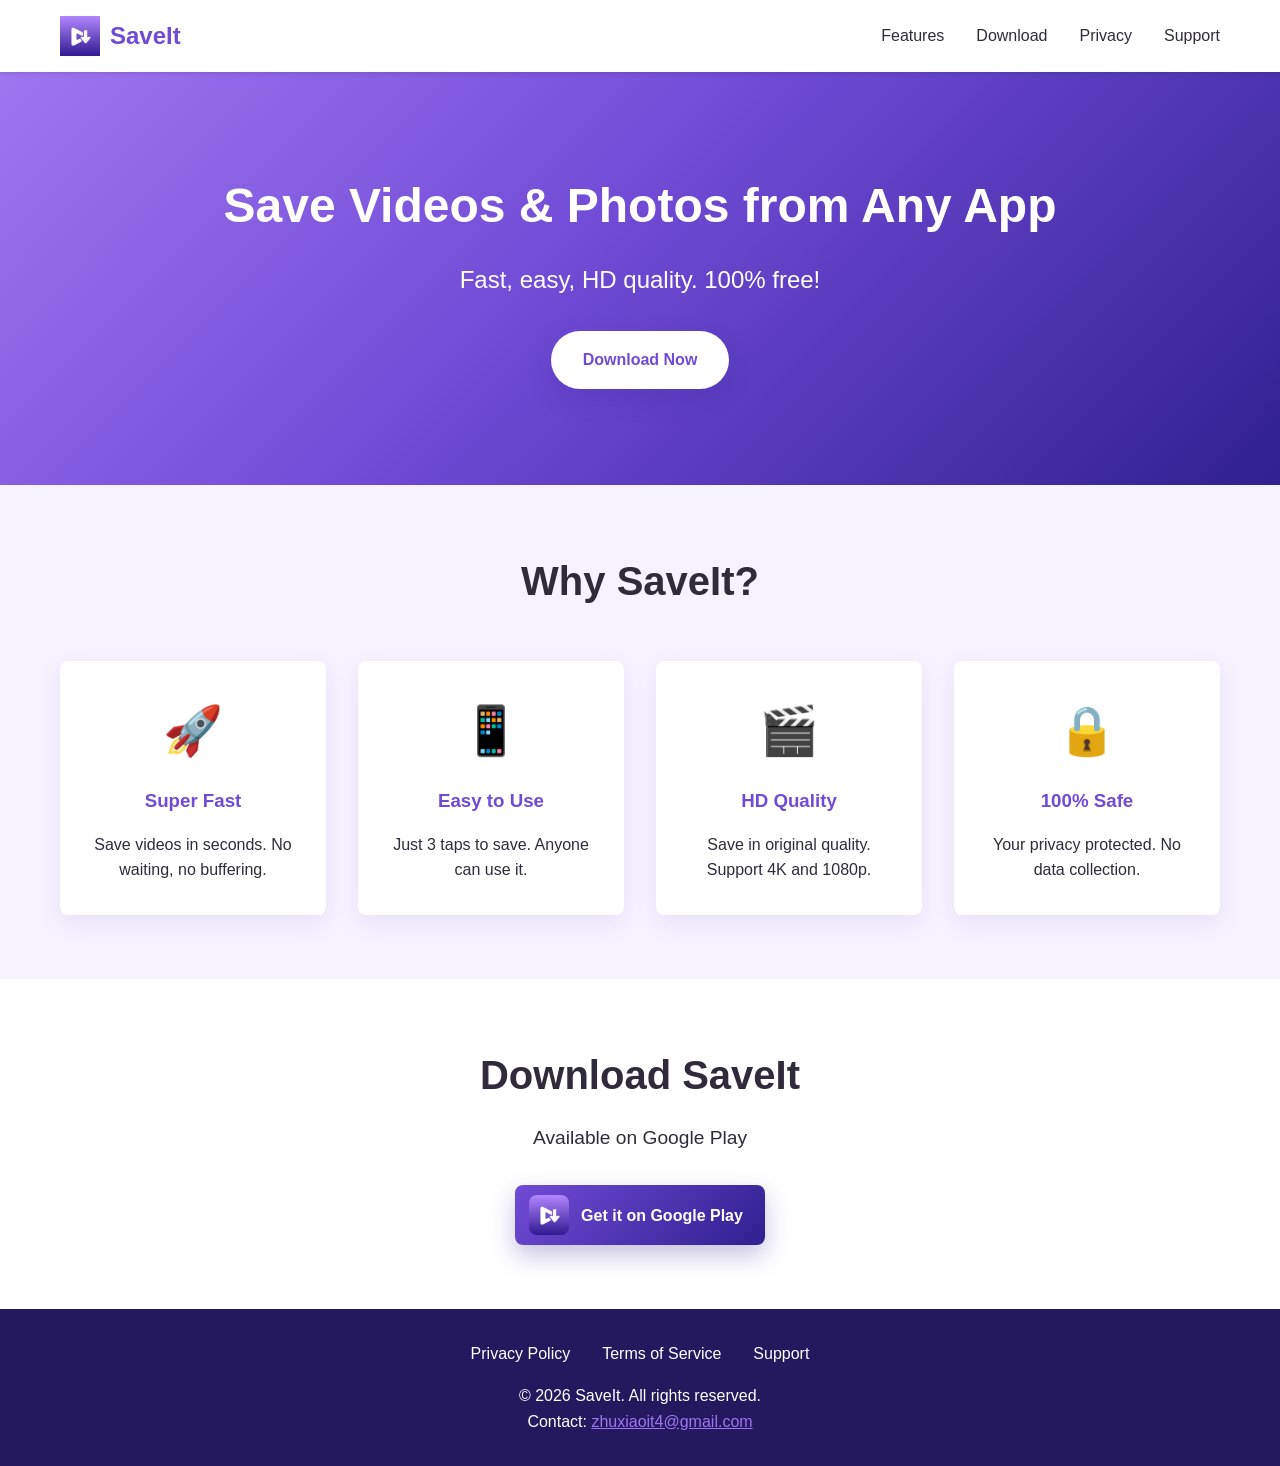
<file: index.html>
<!DOCTYPE html>
<html lang="en">
<head>
    <meta charset="UTF-8">
    <meta name="viewport" content="width=device-width, initial-scale=1.0">
    <meta name="description" content="SaveIt - Video & Photo Saver - Save videos and photos from any app. Fast, easy, HD quality.">
    <title>SaveIt - Video & Photo Saver</title>
    <link rel="icon" type="image/png" href="images/app-icon.png">
    <link rel="apple-touch-icon" href="images/app-icon.png">
    <link rel="stylesheet" href="css/style.css">
</head>
<body>
    <header>
        <nav>
            <div class="container">
                <div class="logo">
                    <img src="images/app-icon.png" alt="SaveIt Logo">
                    <span>SaveIt</span>
                </div>
                <ul class="nav-links">
                    <li><a href="#features">Features</a></li>
                    <li><a href="#download">Download</a></li>
                    <li><a href="privacy-policy.html">Privacy</a></li>
                    <li><a href="support.html">Support</a></li>
                </ul>
            </div>
        </nav>
    </header>

    <section class="hero">
        <div class="container">
            <h1>Save Videos & Photos from Any App</h1>
            <p>Fast, easy, HD quality. 100% free!</p>
            <a href="#download" class="btn-primary">Download Now</a>
        </div>
    </section>

    <section id="features" class="features">
        <div class="container">
            <h2>Why SaveIt?</h2>
            <div class="feature-grid">
                <div class="feature-item">
                    <div class="icon">🚀</div>
                    <h3>Super Fast</h3>
                    <p>Save videos in seconds. No waiting, no buffering.</p>
                </div>
                <div class="feature-item">
                    <div class="icon">📱</div>
                    <h3>Easy to Use</h3>
                    <p>Just 3 taps to save. Anyone can use it.</p>
                </div>
                <div class="feature-item">
                    <div class="icon">🎬</div>
                    <h3>HD Quality</h3>
                    <p>Save in original quality. Support 4K and 1080p.</p>
                </div>
                <div class="feature-item">
                    <div class="icon">🔒</div>
                    <h3>100% Safe</h3>
                    <p>Your privacy protected. No data collection.</p>
                </div>
            </div>
        </div>
    </section>

    <section id="download" class="download">
        <div class="container">
            <h2>Download SaveIt</h2>
            <p>Available on Google Play</p>
            <a href="https://play.google.com/store/apps/details?id=com.saveit.video" class="btn-download">
                <img src="images/app-icon.png" alt="" aria-hidden="true">
                <span>Get it on Google Play</span>
            </a>
        </div>
    </section>

    <footer>
        <div class="container">
            <div class="footer-links">
                <a href="privacy-policy.html">Privacy Policy</a>
                <a href="terms-of-service.html">Terms of Service</a>
                <a href="support.html">Support</a>
            </div>
            <p>&copy; 2026 SaveIt. All rights reserved.</p>
            <p>Contact: <a href="mailto:zhuxiaoit4@gmail.com">zhuxiaoit4@gmail.com</a></p>
        </div>
    </footer>
</body>
</html>
</file>
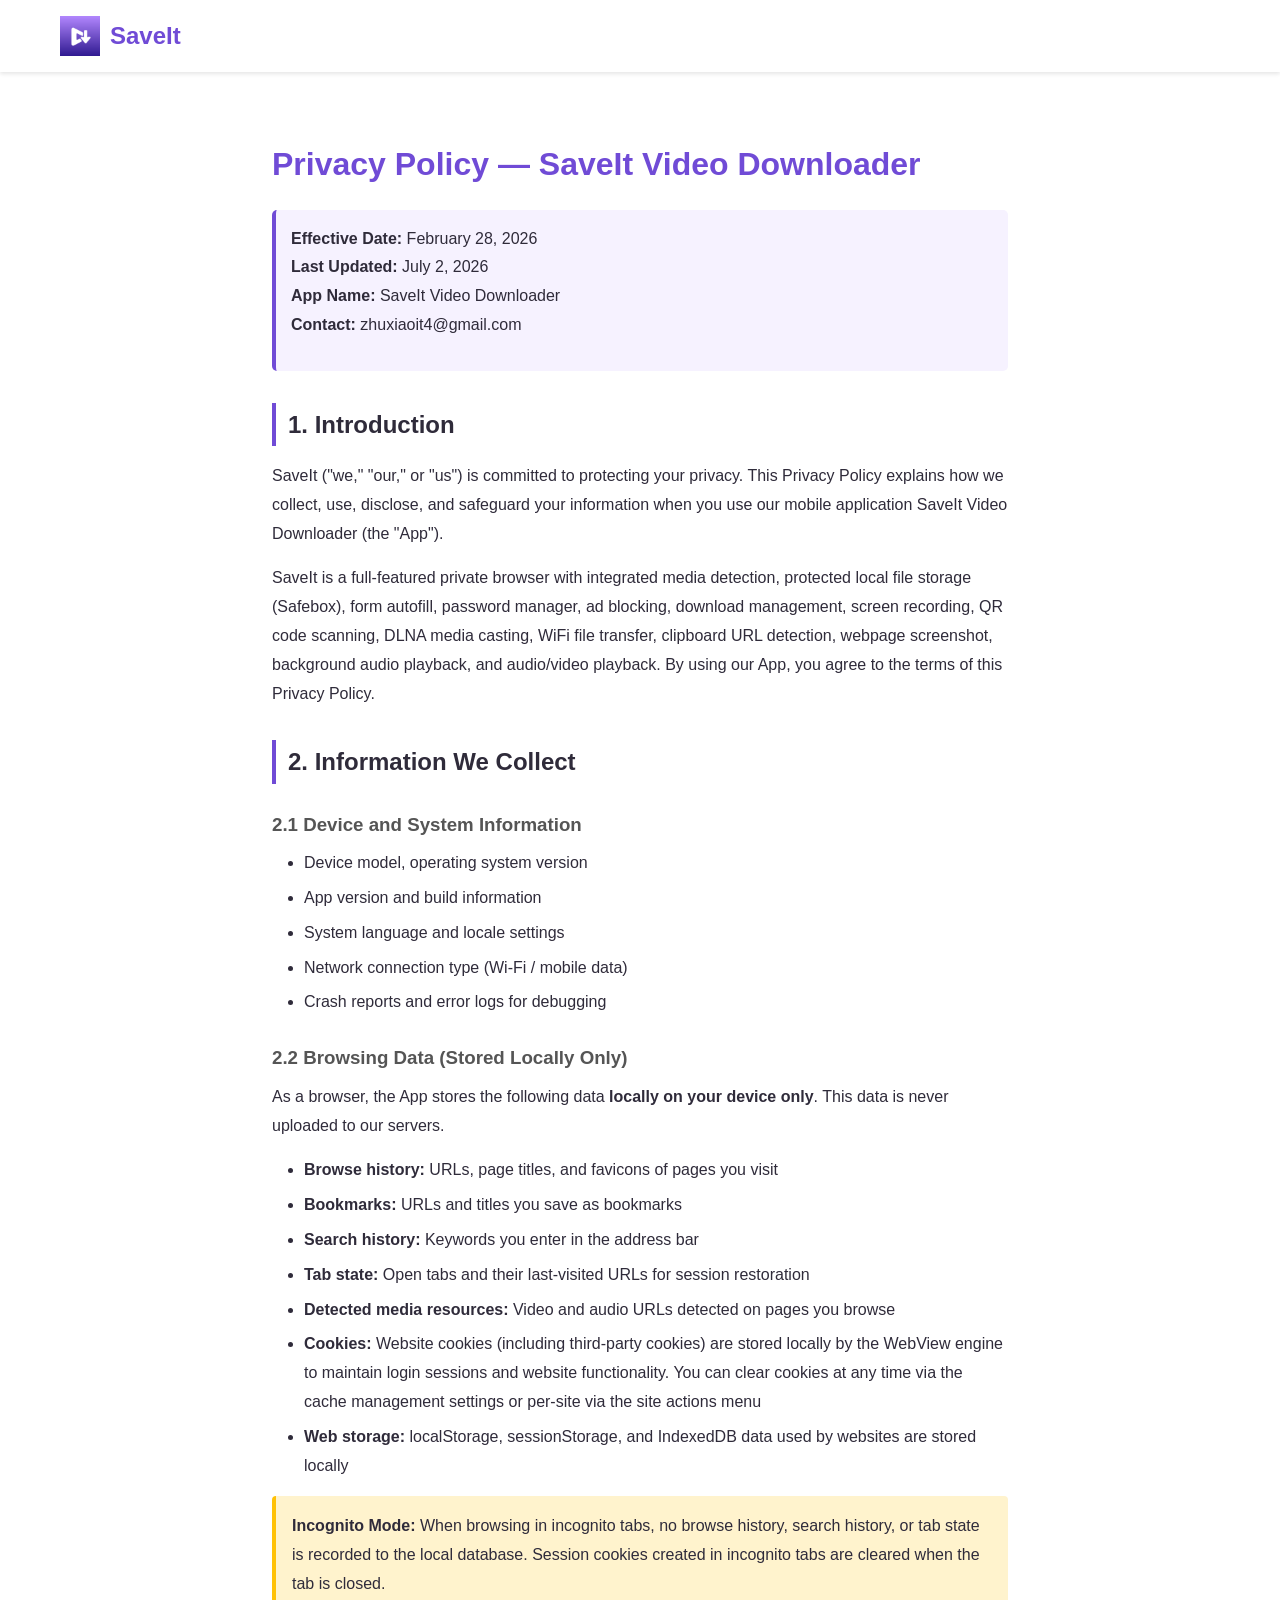
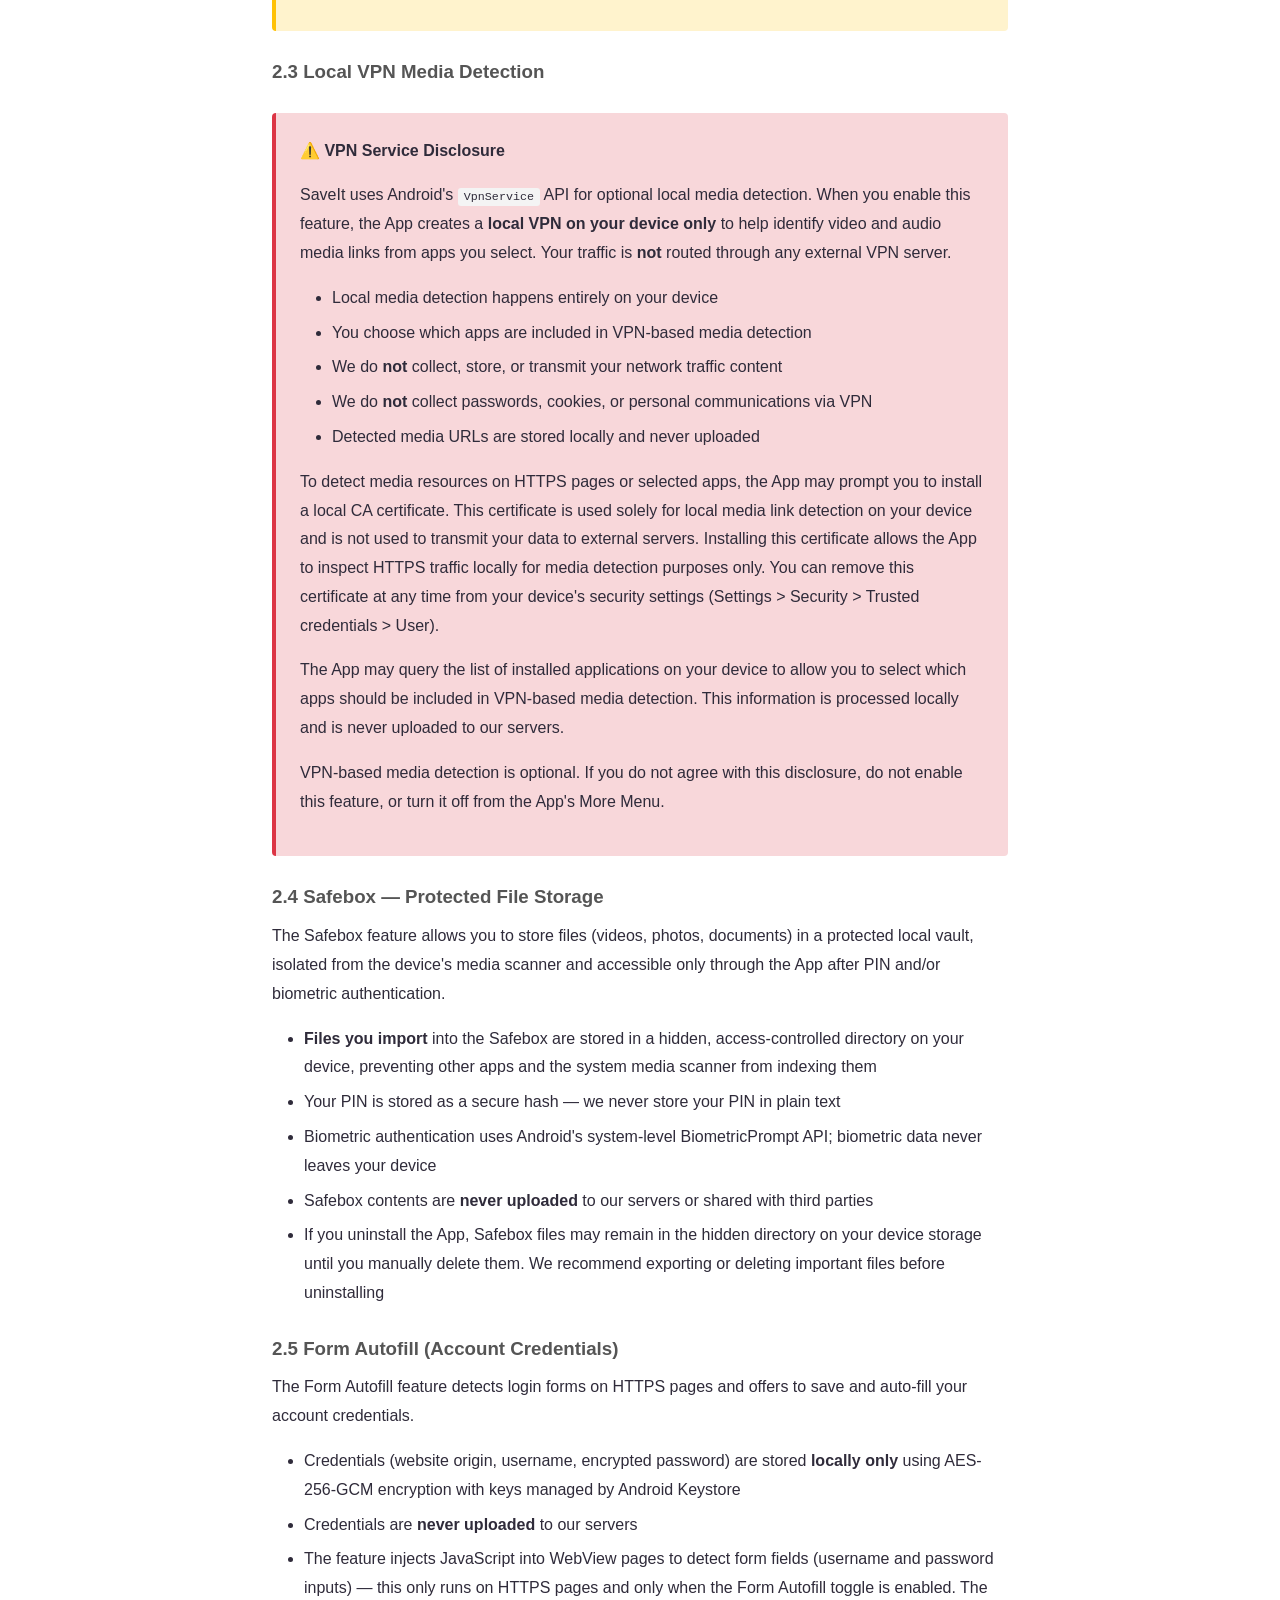
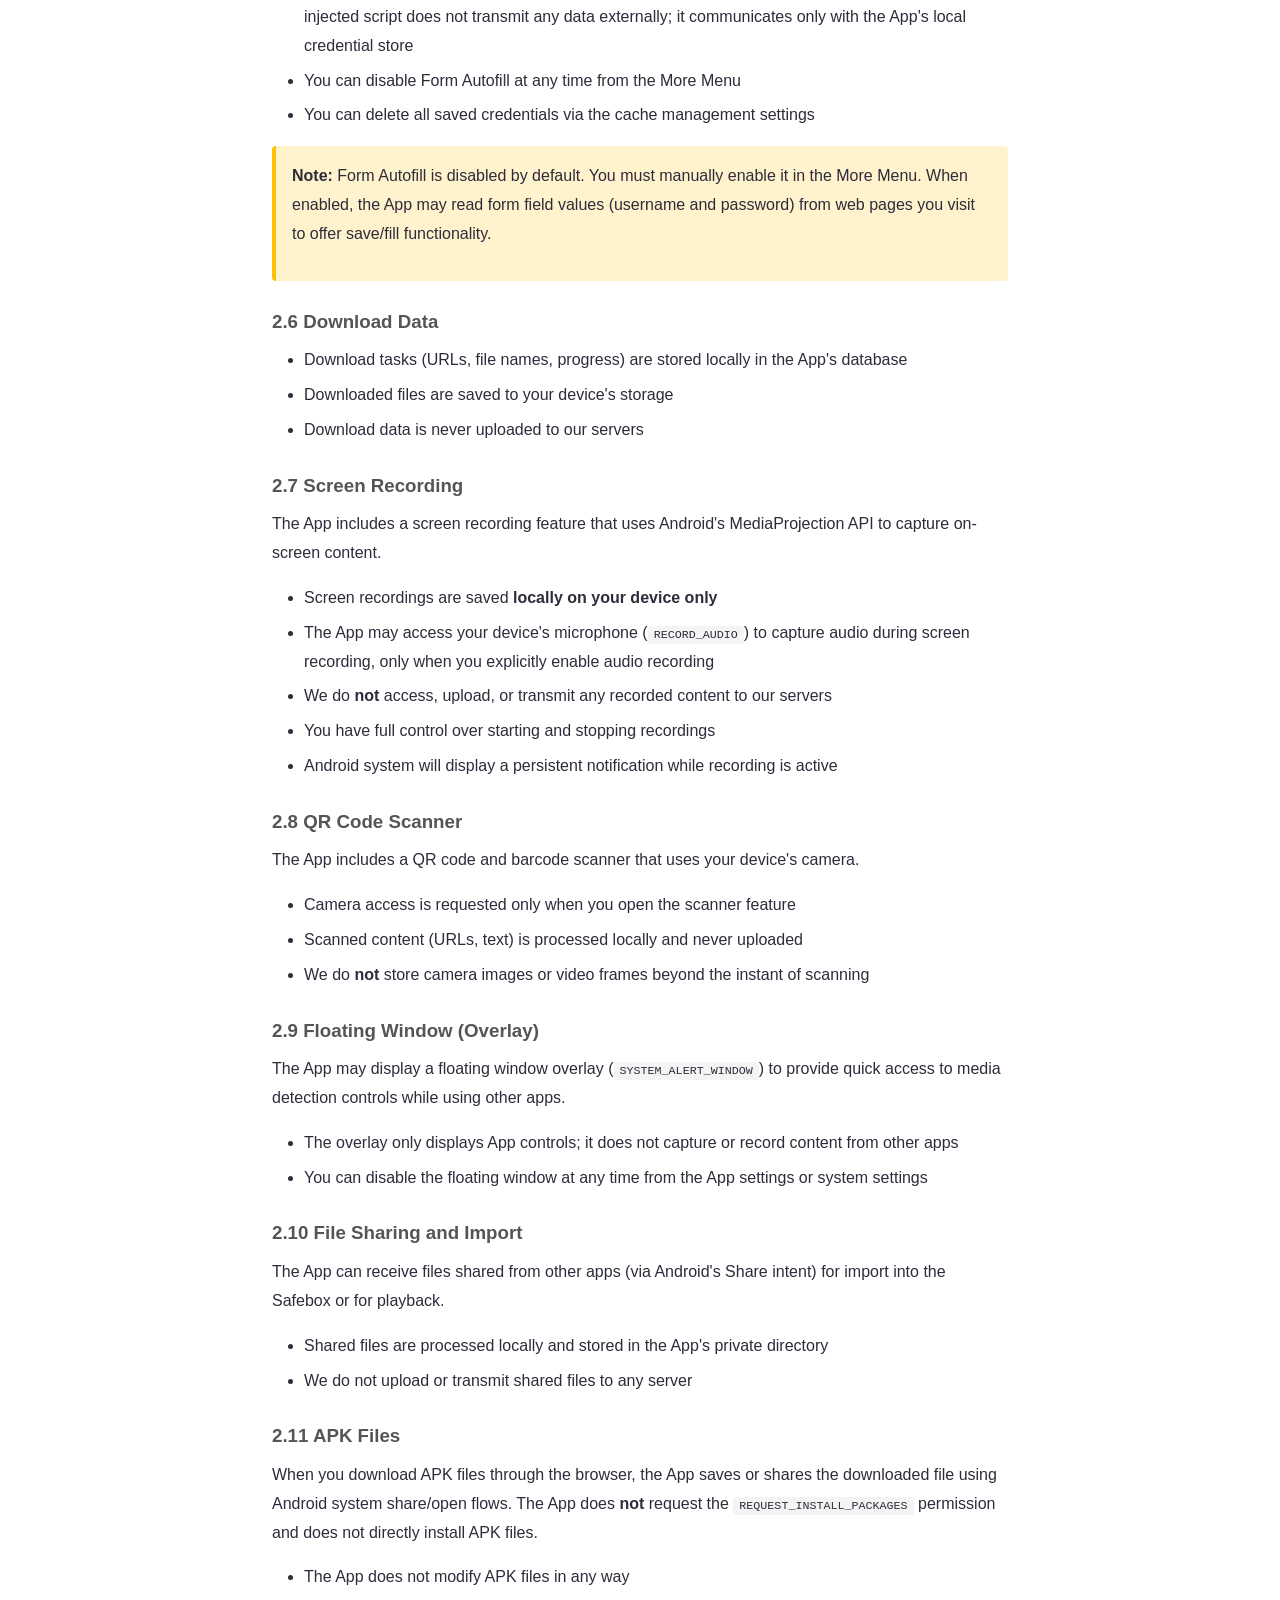
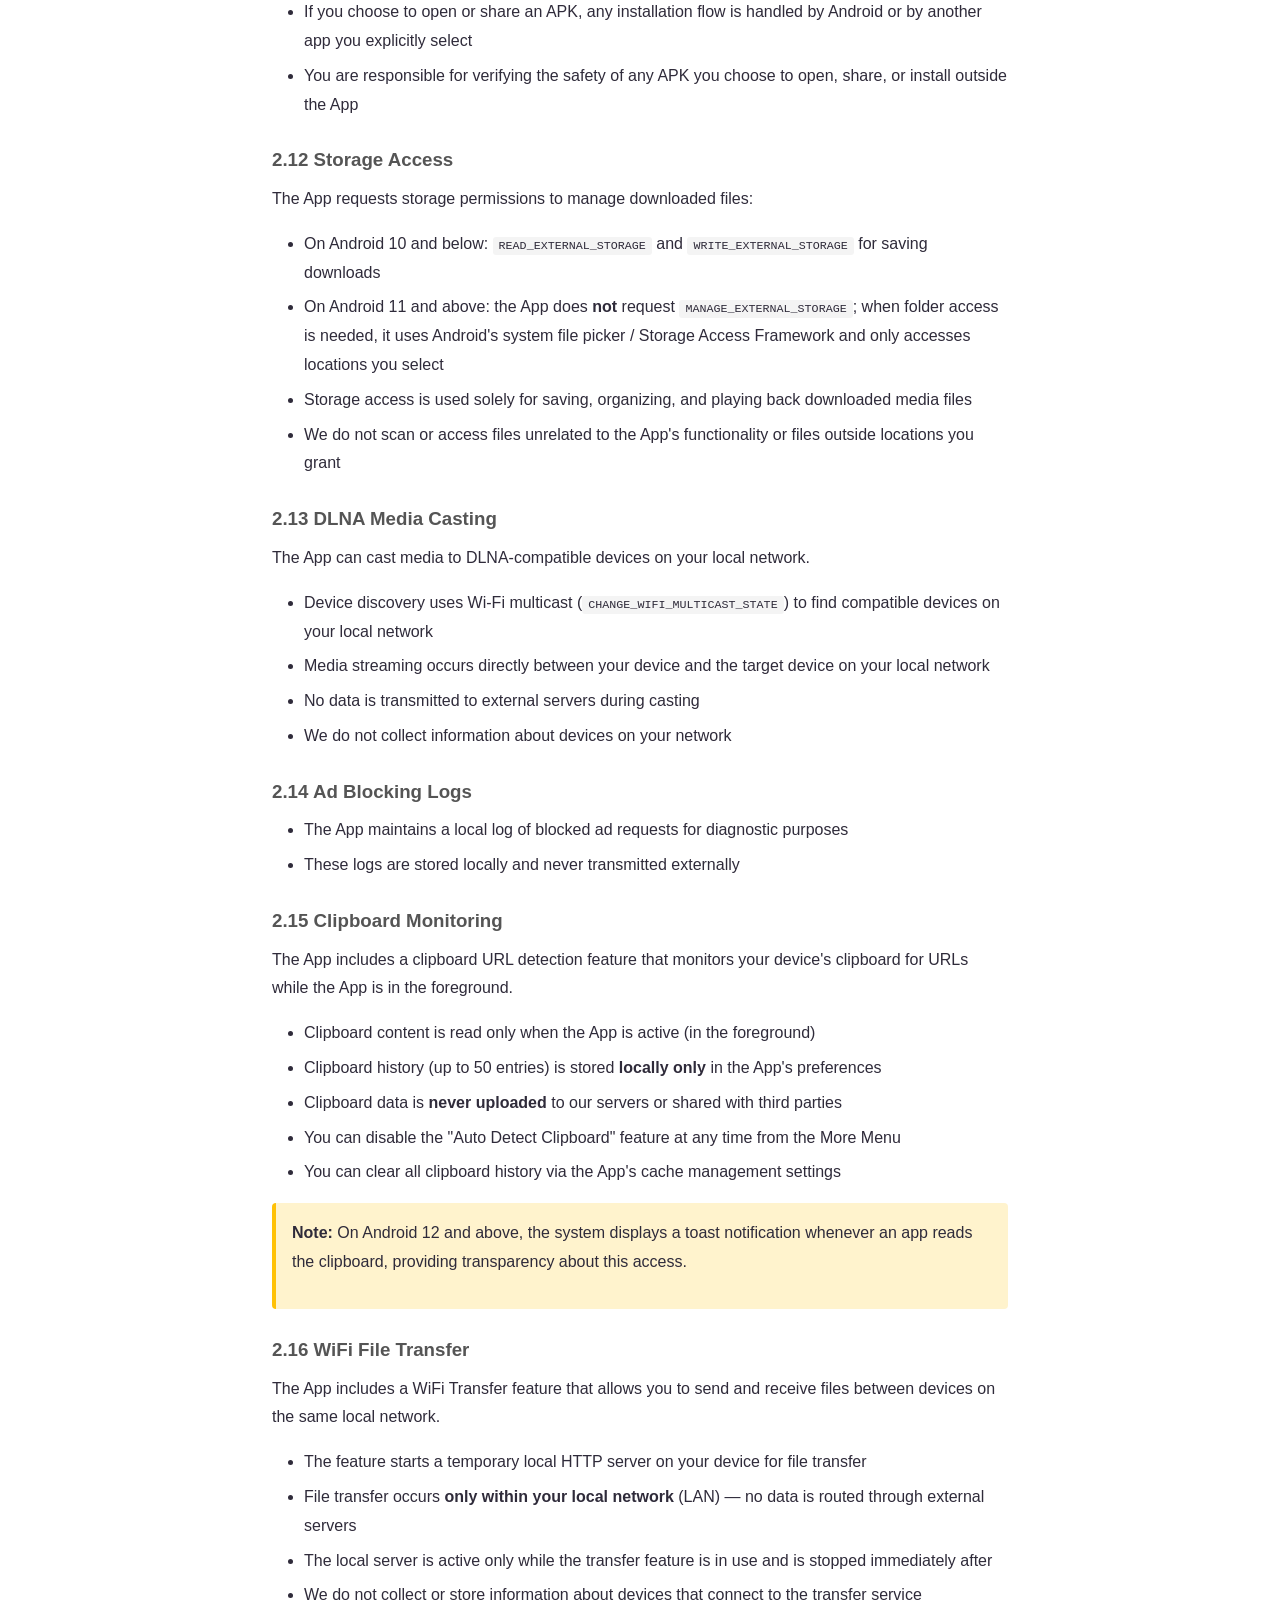
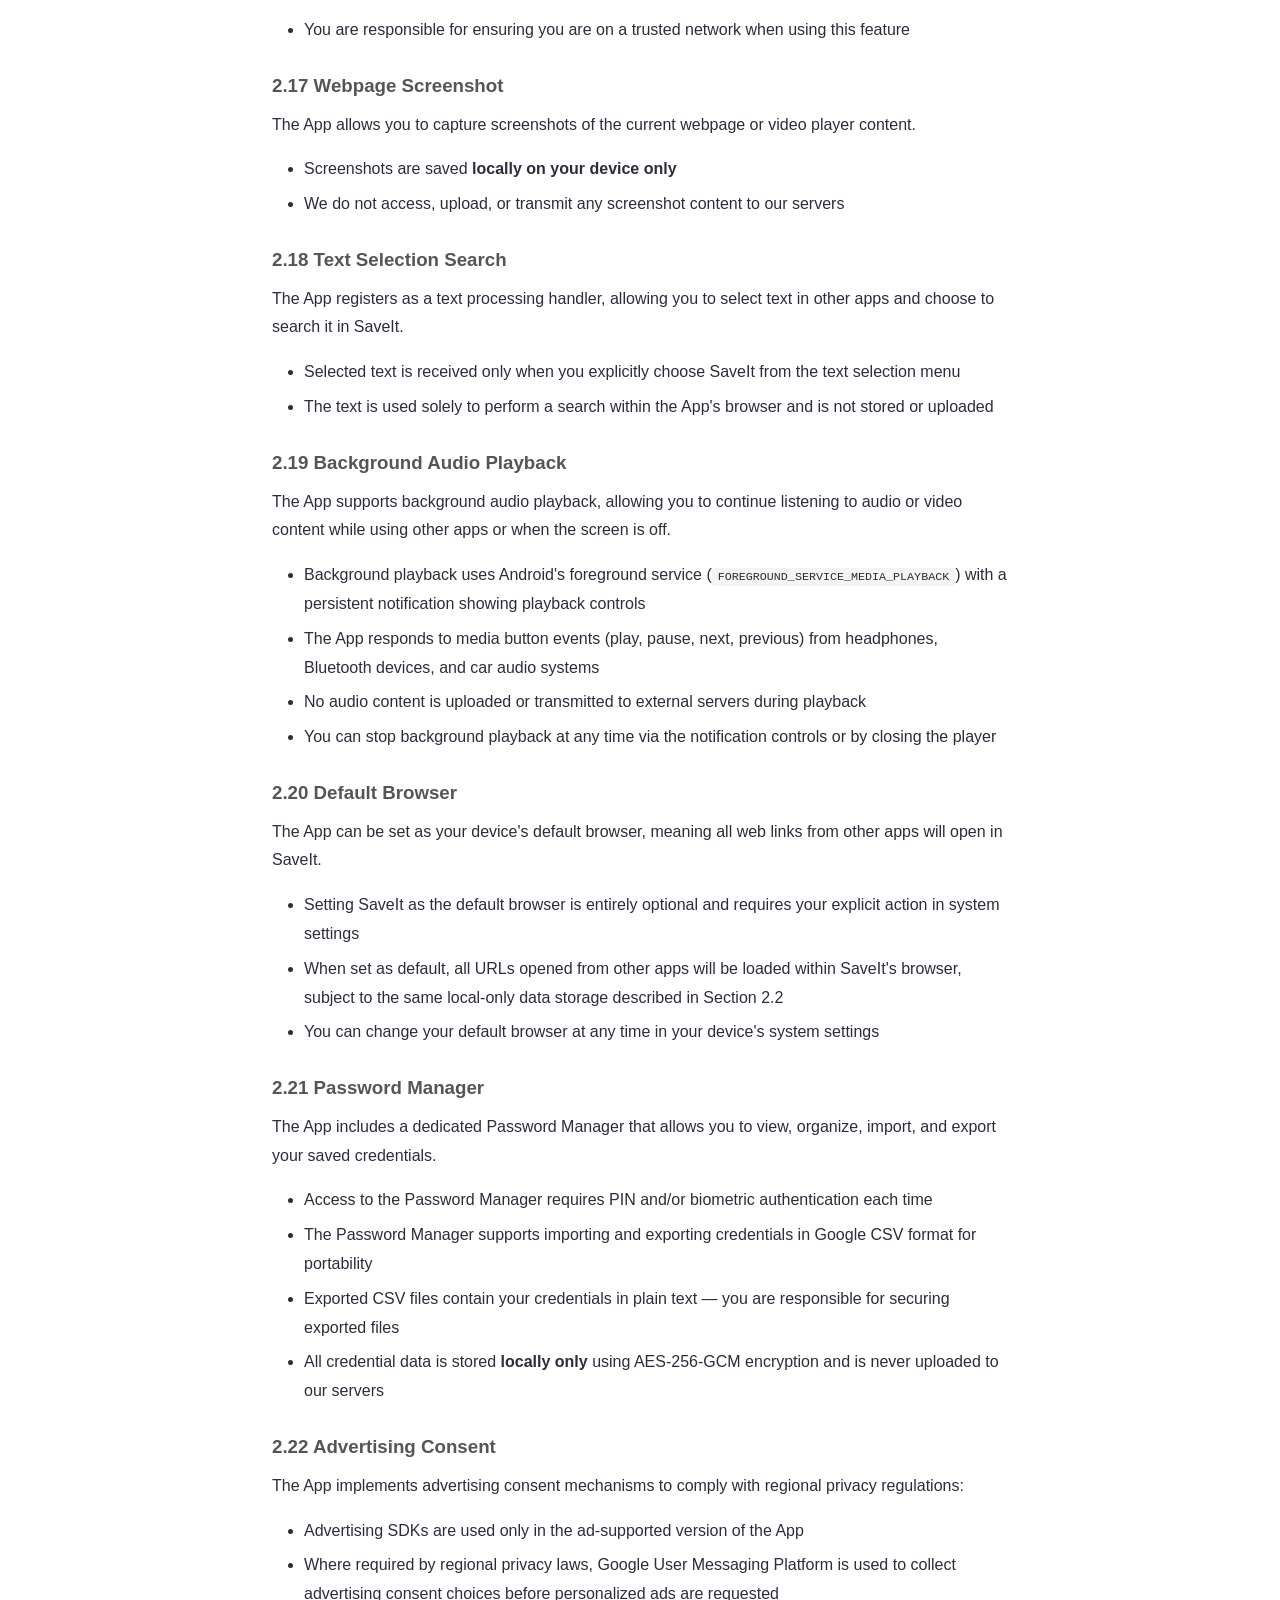
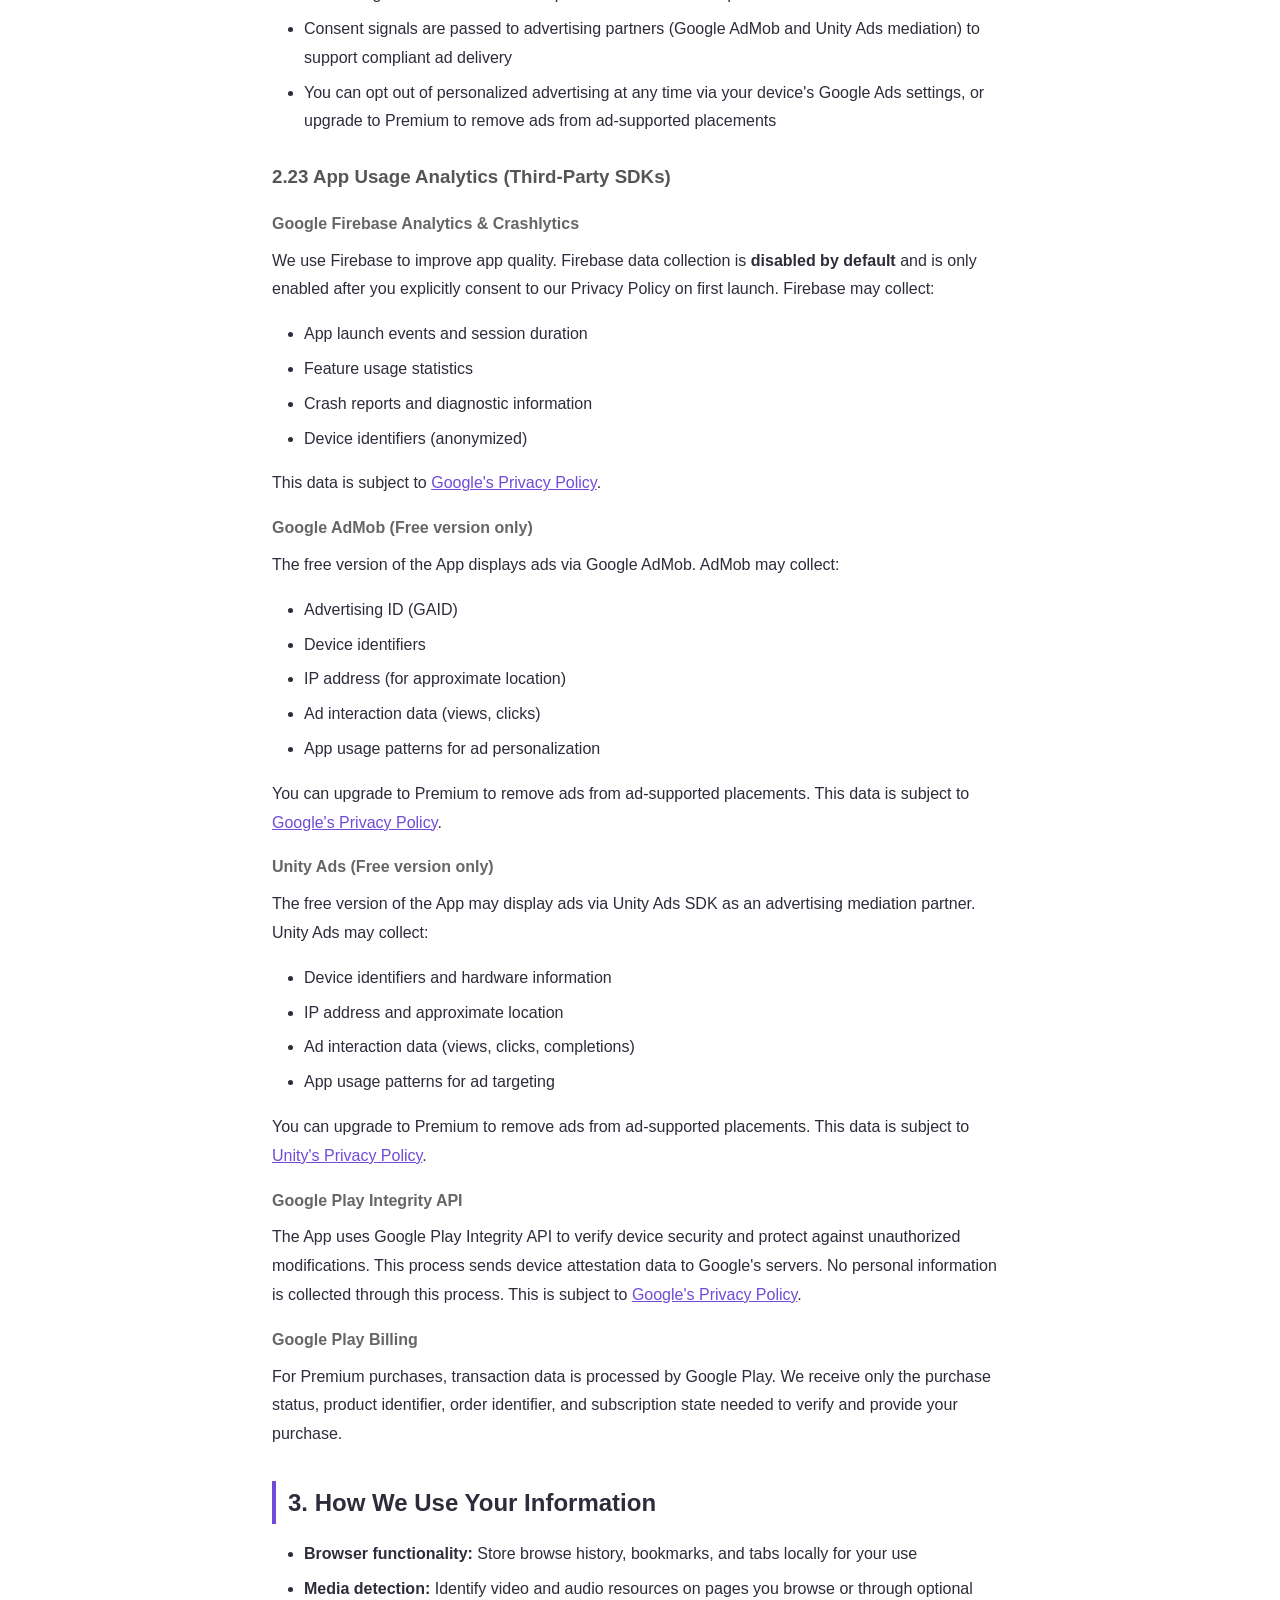
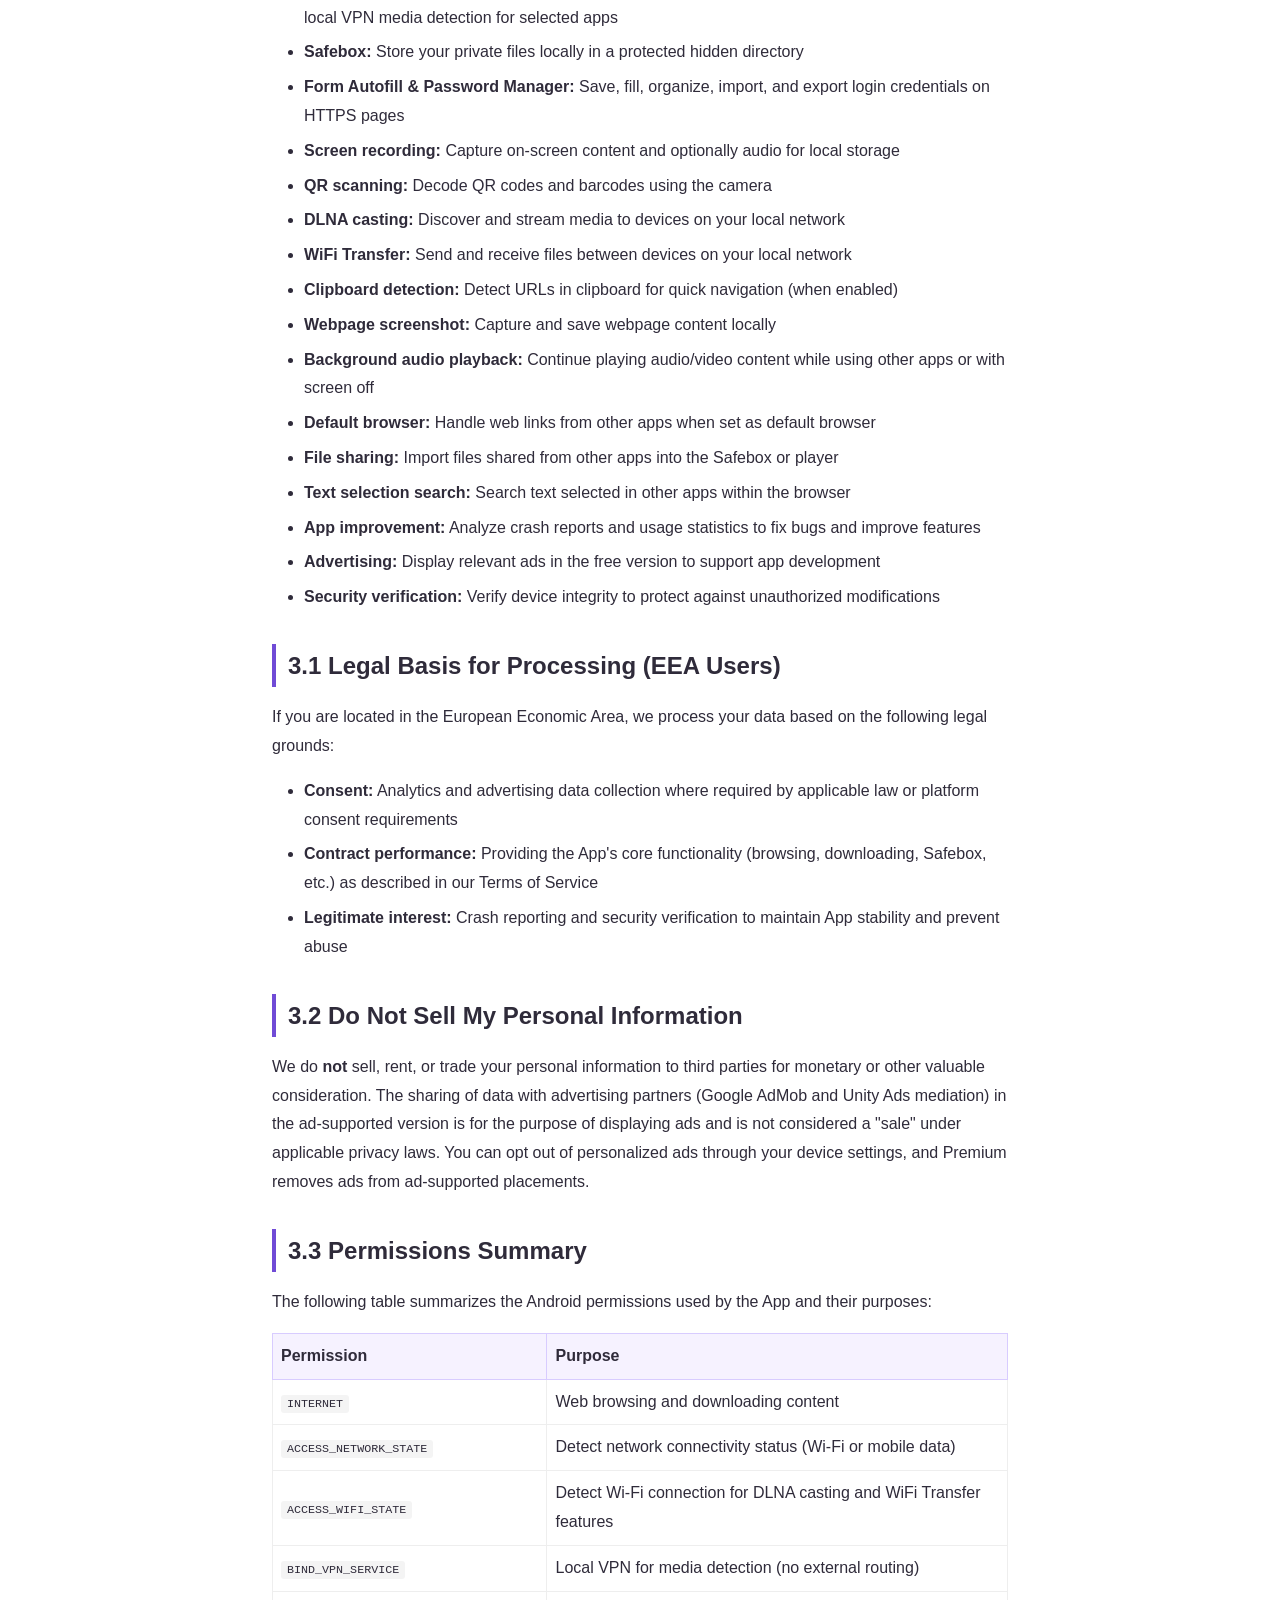
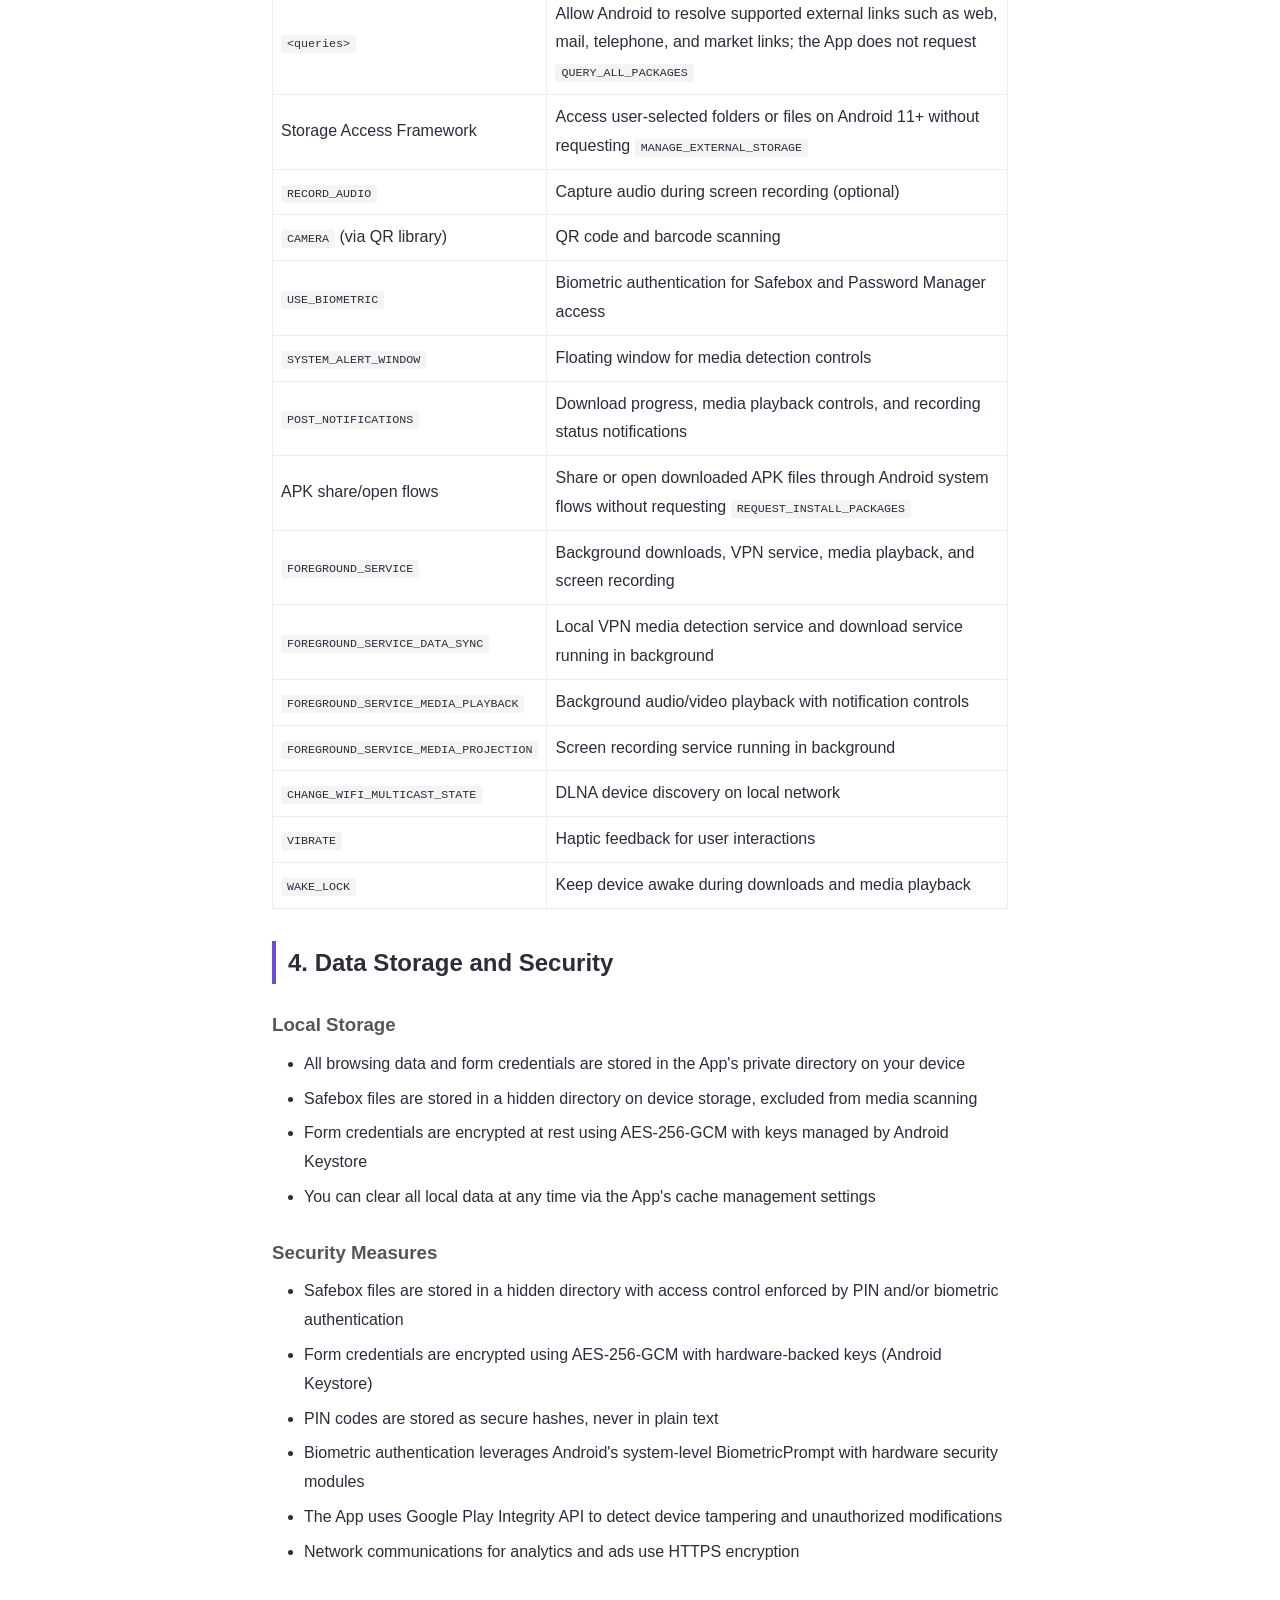
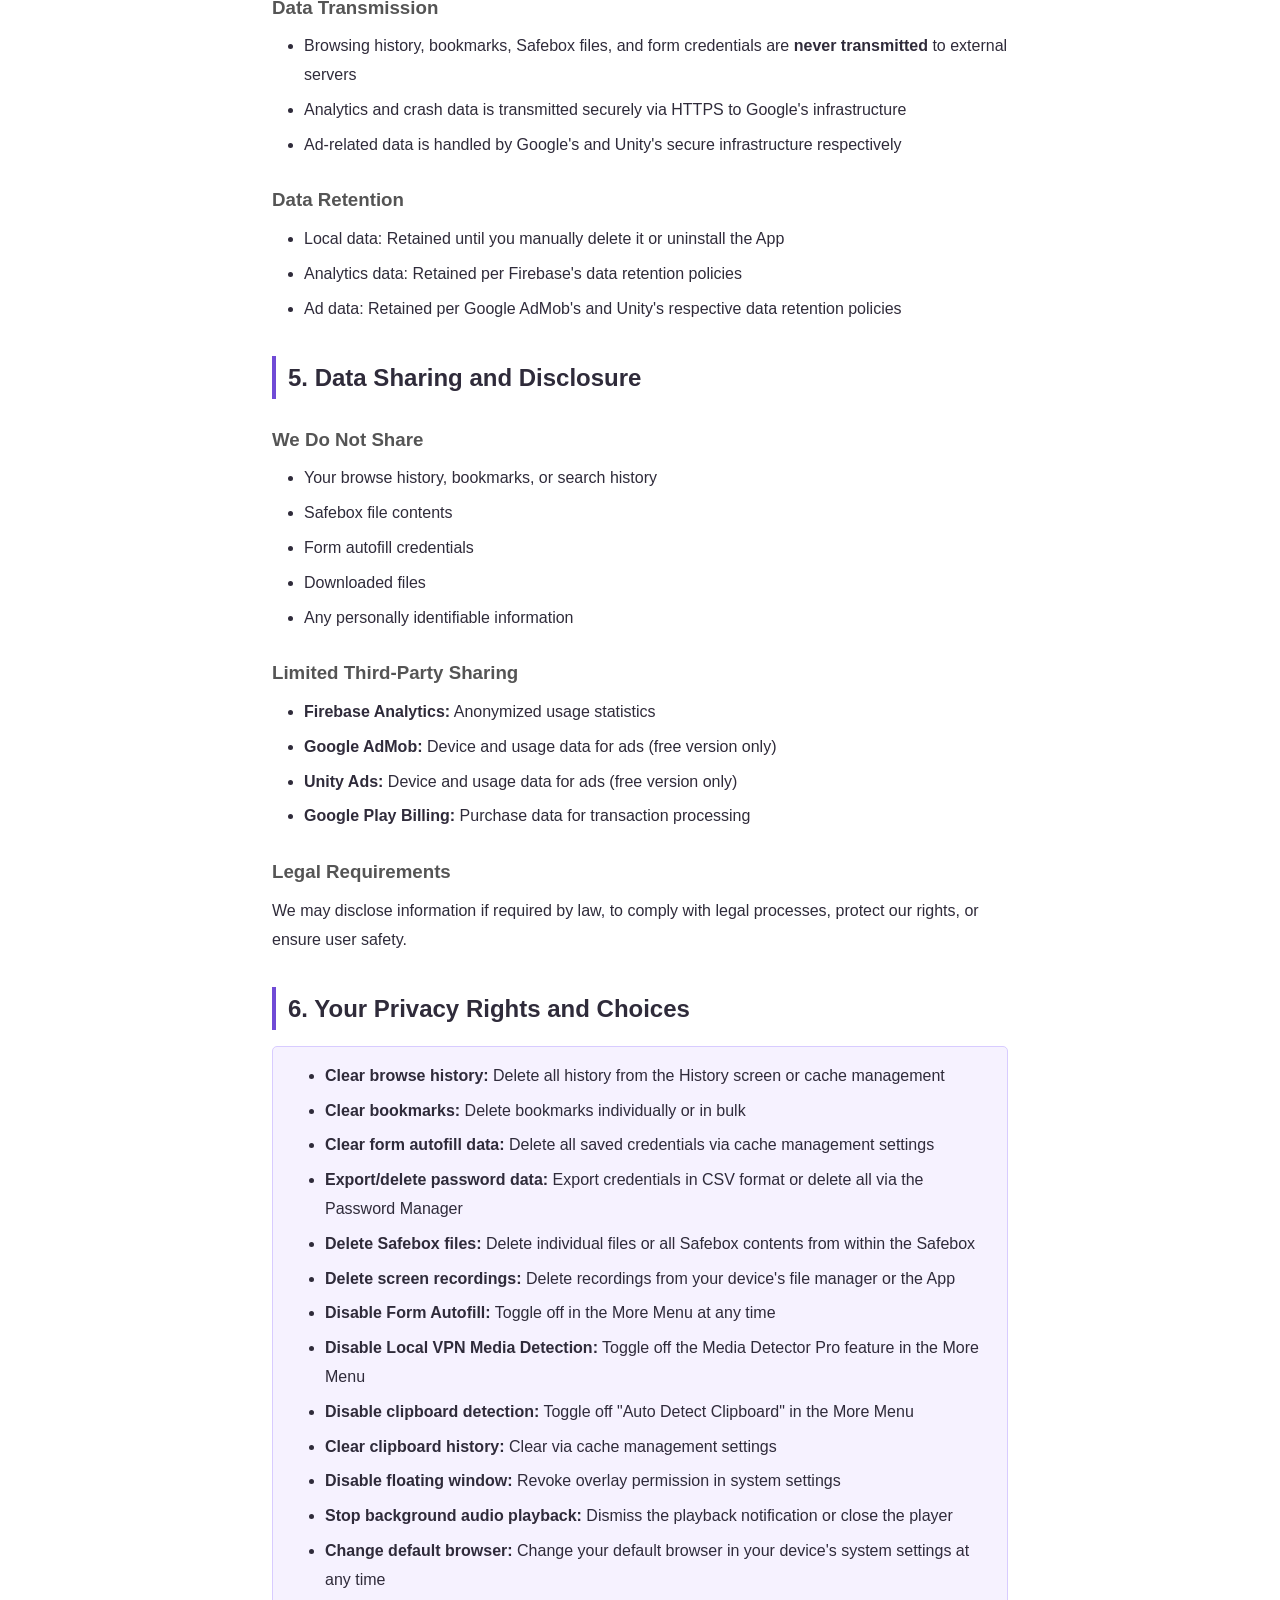
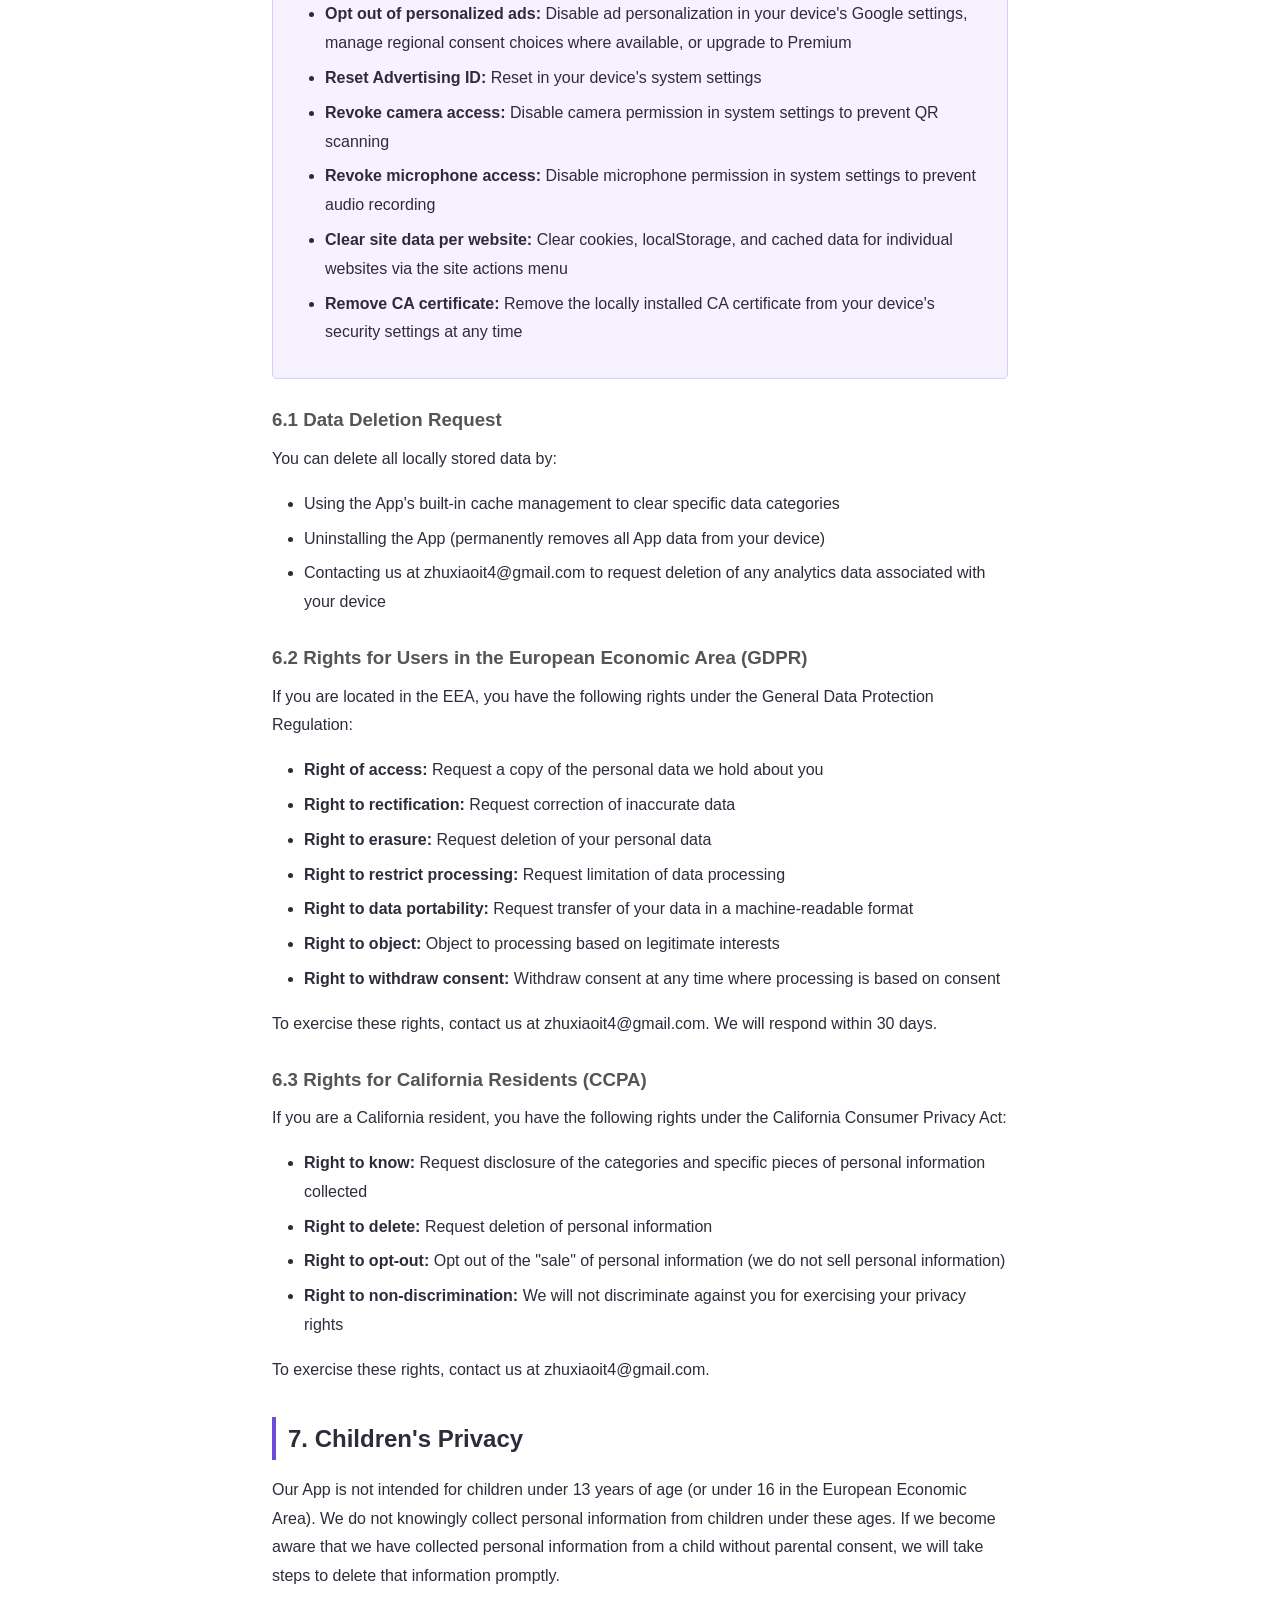
<file: privacy-policy.html>
<!DOCTYPE html>
<html lang="en">
<head>
    <meta charset="UTF-8">
    <meta name="viewport" content="width=device-width, initial-scale=1.0">
    <title>Privacy Policy - SaveIt Video Downloader</title>
    <link rel="icon" type="image/png" href="images/app-icon.png">
    <link rel="apple-touch-icon" href="images/app-icon.png">
    <link rel="stylesheet" href="css/style.css">
    <style>
        .policy-content {
            max-width: 800px;
            margin: 2rem auto;
            padding: 2rem;
            background: white;
            line-height: 1.8;
        }
        .policy-content h1 {
            color: var(--brand);
            margin-bottom: 1rem;
        }
        .policy-content h2 {
            color: var(--text);
            margin-top: 2rem;
            margin-bottom: 1rem;
            border-left: 4px solid var(--brand);
            padding-left: 12px;
        }
        .policy-content h3 {
            color: #555;
            margin-top: 1.5rem;
            margin-bottom: 0.5rem;
        }
        .policy-content h4 {
            color: #666;
            margin-top: 1rem;
            margin-bottom: 0.5rem;
        }
        .policy-content p {
            margin-bottom: 1rem;
        }
        .policy-content ul, .policy-content ol {
            margin-left: 2rem;
            margin-bottom: 1rem;
        }
        .policy-content li {
            margin-bottom: 6px;
        }
        .last-updated {
            color: #666;
            font-style: italic;
        }
        .meta-info {
            background-color: var(--brand-soft);
            padding: 15px;
            border-radius: 5px;
            margin-bottom: 25px;
            border-left: 4px solid var(--brand);
        }
        .important-notice {
            background: #fff3cd;
            border-left: 4px solid #ffc107;
            padding: 1rem;
            margin: 1rem 0;
            border-radius: 4px;
        }
        .warning {
            background: #f8d7da;
            border-left: 4px solid #dc3545;
            padding: 1.5rem;
            margin: 1.5rem 0;
            border-radius: 4px;
        }
        .section-box {
            background-color: var(--brand-soft);
            border: 1px solid #d8ccff;
            border-radius: 5px;
            padding: 15px 20px;
            margin: 15px 0;
        }
        .contact-info {
            background-color: var(--brand-soft);
            border: 1px solid #d8ccff;
            border-radius: 5px;
            padding: 20px;
            margin: 25px 0;
        }
        code {
            background: #f4f4f4;
            padding: 2px 6px;
            border-radius: 3px;
            font-size: 0.9em;
        }
        a { color: var(--brand); }
        @media (max-width: 600px) {
            .policy-content { padding: 1rem; }
            .policy-content h1 { font-size: 1.5rem; }
        }
    </style>
</head>
<body>
    <header>
        <nav>
            <div class="container">
                <div class="logo">
                    <a href="index.html" style="text-decoration: none; color: inherit;">
                        <img src="images/app-icon.png" alt="SaveIt Logo">
                        <span>SaveIt</span>
                    </a>
                </div>
            </div>
        </nav>
    </header>

    <div class="policy-content">
        <h1>Privacy Policy &mdash; SaveIt Video Downloader</h1>

        <div class="meta-info">
            <p><strong>Effective Date:</strong> February 28, 2026<br>
            <strong>Last Updated:</strong> July 2, 2026<br>
            <strong>App Name:</strong> SaveIt Video Downloader<br>
            <strong>Contact:</strong> zhuxiaoit4@gmail.com</p>
        </div>

        <h2>1. Introduction</h2>
        <p>SaveIt ("we," "our," or "us") is committed to protecting your privacy. This Privacy Policy explains how we collect, use, disclose, and safeguard your information when you use our mobile application SaveIt Video Downloader (the "App").</p>
        <p>SaveIt is a full-featured private browser with integrated media detection, protected local file storage (Safebox), form autofill, password manager, ad blocking, download management, screen recording, QR code scanning, DLNA media casting, WiFi file transfer, clipboard URL detection, webpage screenshot, background audio playback, and audio/video playback. By using our App, you agree to the terms of this Privacy Policy.</p>

        <h2>2. Information We Collect</h2>

        <h3>2.1 Device and System Information</h3>
        <ul>
            <li>Device model, operating system version</li>
            <li>App version and build information</li>
            <li>System language and locale settings</li>
            <li>Network connection type (Wi-Fi / mobile data)</li>
            <li>Crash reports and error logs for debugging</li>
        </ul>

        <h3>2.2 Browsing Data (Stored Locally Only)</h3>
        <p>As a browser, the App stores the following data <strong>locally on your device only</strong>. This data is never uploaded to our servers.</p>
        <ul>
            <li><strong>Browse history:</strong> URLs, page titles, and favicons of pages you visit</li>
            <li><strong>Bookmarks:</strong> URLs and titles you save as bookmarks</li>
            <li><strong>Search history:</strong> Keywords you enter in the address bar</li>
            <li><strong>Tab state:</strong> Open tabs and their last-visited URLs for session restoration</li>
            <li><strong>Detected media resources:</strong> Video and audio URLs detected on pages you browse</li>
            <li><strong>Cookies:</strong> Website cookies (including third-party cookies) are stored locally by the WebView engine to maintain login sessions and website functionality. You can clear cookies at any time via the cache management settings or per-site via the site actions menu</li>
            <li><strong>Web storage:</strong> localStorage, sessionStorage, and IndexedDB data used by websites are stored locally</li>
        </ul>
        <div class="important-notice">
            <p><strong>Incognito Mode:</strong> When browsing in incognito tabs, no browse history, search history, or tab state is recorded to the local database. Session cookies created in incognito tabs are cleared when the tab is closed.</p>
        </div>

        <h3>2.3 Local VPN Media Detection</h3>
        <div class="warning">
            <p><strong>⚠️ VPN Service Disclosure</strong></p>
            <p>SaveIt uses Android's <code>VpnService</code> API for optional local media detection. When you enable this feature, the App creates a <strong>local VPN on your device only</strong> to help identify video and audio media links from apps you select. Your traffic is <strong>not</strong> routed through any external VPN server.</p>
            <ul>
                <li>Local media detection happens entirely on your device</li>
                <li>You choose which apps are included in VPN-based media detection</li>
                <li>We do <strong>not</strong> collect, store, or transmit your network traffic content</li>
                <li>We do <strong>not</strong> collect passwords, cookies, or personal communications via VPN</li>
                <li>Detected media URLs are stored locally and never uploaded</li>
            </ul>
            <p>To detect media resources on HTTPS pages or selected apps, the App may prompt you to install a local CA certificate. This certificate is used solely for local media link detection on your device and is not used to transmit your data to external servers. Installing this certificate allows the App to inspect HTTPS traffic locally for media detection purposes only. You can remove this certificate at any time from your device's security settings (Settings &gt; Security &gt; Trusted credentials &gt; User).</p>
            <p>The App may query the list of installed applications on your device to allow you to select which apps should be included in VPN-based media detection. This information is processed locally and is never uploaded to our servers.</p>
            <p>VPN-based media detection is optional. If you do not agree with this disclosure, do not enable this feature, or turn it off from the App's More Menu.</p>
        </div>

        <h3>2.4 Safebox &mdash; Protected File Storage</h3>
        <p>The Safebox feature allows you to store files (videos, photos, documents) in a protected local vault, isolated from the device's media scanner and accessible only through the App after PIN and/or biometric authentication.</p>
        <ul>
            <li><strong>Files you import</strong> into the Safebox are stored in a hidden, access-controlled directory on your device, preventing other apps and the system media scanner from indexing them</li>
            <li>Your PIN is stored as a secure hash &mdash; we never store your PIN in plain text</li>
            <li>Biometric authentication uses Android's system-level BiometricPrompt API; biometric data never leaves your device</li>
            <li>Safebox contents are <strong>never uploaded</strong> to our servers or shared with third parties</li>
            <li>If you uninstall the App, Safebox files may remain in the hidden directory on your device storage until you manually delete them. We recommend exporting or deleting important files before uninstalling</li>
        </ul>

        <h3>2.5 Form Autofill (Account Credentials)</h3>
        <p>The Form Autofill feature detects login forms on HTTPS pages and offers to save and auto-fill your account credentials.</p>
        <ul>
            <li>Credentials (website origin, username, encrypted password) are stored <strong>locally only</strong> using AES-256-GCM encryption with keys managed by Android Keystore</li>
            <li>Credentials are <strong>never uploaded</strong> to our servers</li>
            <li>The feature injects JavaScript into WebView pages to detect form fields (username and password inputs) &mdash; this only runs on HTTPS pages and only when the Form Autofill toggle is enabled. The injected script does not transmit any data externally; it communicates only with the App's local credential store</li>
            <li>You can disable Form Autofill at any time from the More Menu</li>
            <li>You can delete all saved credentials via the cache management settings</li>
        </ul>
        <div class="important-notice">
            <p><strong>Note:</strong> Form Autofill is disabled by default. You must manually enable it in the More Menu. When enabled, the App may read form field values (username and password) from web pages you visit to offer save/fill functionality.</p>
        </div>

        <h3>2.6 Download Data</h3>
        <ul>
            <li>Download tasks (URLs, file names, progress) are stored locally in the App's database</li>
            <li>Downloaded files are saved to your device's storage</li>
            <li>Download data is never uploaded to our servers</li>
        </ul>

        <h3>2.7 Screen Recording</h3>
        <p>The App includes a screen recording feature that uses Android's MediaProjection API to capture on-screen content.</p>
        <ul>
            <li>Screen recordings are saved <strong>locally on your device only</strong></li>
            <li>The App may access your device's microphone (<code>RECORD_AUDIO</code>) to capture audio during screen recording, only when you explicitly enable audio recording</li>
            <li>We do <strong>not</strong> access, upload, or transmit any recorded content to our servers</li>
            <li>You have full control over starting and stopping recordings</li>
            <li>Android system will display a persistent notification while recording is active</li>
        </ul>

        <h3>2.8 QR Code Scanner</h3>
        <p>The App includes a QR code and barcode scanner that uses your device's camera.</p>
        <ul>
            <li>Camera access is requested only when you open the scanner feature</li>
            <li>Scanned content (URLs, text) is processed locally and never uploaded</li>
            <li>We do <strong>not</strong> store camera images or video frames beyond the instant of scanning</li>
        </ul>

        <h3>2.9 Floating Window (Overlay)</h3>
        <p>The App may display a floating window overlay (<code>SYSTEM_ALERT_WINDOW</code>) to provide quick access to media detection controls while using other apps.</p>
        <ul>
            <li>The overlay only displays App controls; it does not capture or record content from other apps</li>
            <li>You can disable the floating window at any time from the App settings or system settings</li>
        </ul>

        <h3>2.10 File Sharing and Import</h3>
        <p>The App can receive files shared from other apps (via Android's Share intent) for import into the Safebox or for playback.</p>
        <ul>
            <li>Shared files are processed locally and stored in the App's private directory</li>
            <li>We do not upload or transmit shared files to any server</li>
        </ul>

        <h3>2.11 APK Files</h3>
        <p>When you download APK files through the browser, the App saves or shares the downloaded file using Android system share/open flows. The App does <strong>not</strong> request the <code>REQUEST_INSTALL_PACKAGES</code> permission and does not directly install APK files.</p>
        <ul>
            <li>The App does not modify APK files in any way</li>
            <li>If you choose to open or share an APK, any installation flow is handled by Android or by another app you explicitly select</li>
            <li>You are responsible for verifying the safety of any APK you choose to open, share, or install outside the App</li>
        </ul>

        <h3>2.12 Storage Access</h3>
        <p>The App requests storage permissions to manage downloaded files:</p>
        <ul>
            <li>On Android 10 and below: <code>READ_EXTERNAL_STORAGE</code> and <code>WRITE_EXTERNAL_STORAGE</code> for saving downloads</li>
            <li>On Android 11 and above: the App does <strong>not</strong> request <code>MANAGE_EXTERNAL_STORAGE</code>; when folder access is needed, it uses Android's system file picker / Storage Access Framework and only accesses locations you select</li>
            <li>Storage access is used solely for saving, organizing, and playing back downloaded media files</li>
            <li>We do not scan or access files unrelated to the App's functionality or files outside locations you grant</li>
        </ul>

        <h3>2.13 DLNA Media Casting</h3>
        <p>The App can cast media to DLNA-compatible devices on your local network.</p>
        <ul>
            <li>Device discovery uses Wi-Fi multicast (<code>CHANGE_WIFI_MULTICAST_STATE</code>) to find compatible devices on your local network</li>
            <li>Media streaming occurs directly between your device and the target device on your local network</li>
            <li>No data is transmitted to external servers during casting</li>
            <li>We do not collect information about devices on your network</li>
        </ul>

        <h3>2.14 Ad Blocking Logs</h3>
        <ul>
            <li>The App maintains a local log of blocked ad requests for diagnostic purposes</li>
            <li>These logs are stored locally and never transmitted externally</li>
        </ul>

        <h3>2.15 Clipboard Monitoring</h3>
        <p>The App includes a clipboard URL detection feature that monitors your device's clipboard for URLs while the App is in the foreground.</p>
        <ul>
            <li>Clipboard content is read only when the App is active (in the foreground)</li>
            <li>Clipboard history (up to 50 entries) is stored <strong>locally only</strong> in the App's preferences</li>
            <li>Clipboard data is <strong>never uploaded</strong> to our servers or shared with third parties</li>
            <li>You can disable the "Auto Detect Clipboard" feature at any time from the More Menu</li>
            <li>You can clear all clipboard history via the App's cache management settings</li>
        </ul>
        <div class="important-notice">
            <p><strong>Note:</strong> On Android 12 and above, the system displays a toast notification whenever an app reads the clipboard, providing transparency about this access.</p>
        </div>

        <h3>2.16 WiFi File Transfer</h3>
        <p>The App includes a WiFi Transfer feature that allows you to send and receive files between devices on the same local network.</p>
        <ul>
            <li>The feature starts a temporary local HTTP server on your device for file transfer</li>
            <li>File transfer occurs <strong>only within your local network</strong> (LAN) &mdash; no data is routed through external servers</li>
            <li>The local server is active only while the transfer feature is in use and is stopped immediately after</li>
            <li>We do not collect or store information about devices that connect to the transfer service</li>
            <li>You are responsible for ensuring you are on a trusted network when using this feature</li>
        </ul>

        <h3>2.17 Webpage Screenshot</h3>
        <p>The App allows you to capture screenshots of the current webpage or video player content.</p>
        <ul>
            <li>Screenshots are saved <strong>locally on your device only</strong></li>
            <li>We do not access, upload, or transmit any screenshot content to our servers</li>
        </ul>

        <h3>2.18 Text Selection Search</h3>
        <p>The App registers as a text processing handler, allowing you to select text in other apps and choose to search it in SaveIt.</p>
        <ul>
            <li>Selected text is received only when you explicitly choose SaveIt from the text selection menu</li>
            <li>The text is used solely to perform a search within the App's browser and is not stored or uploaded</li>
        </ul>

        <h3>2.19 Background Audio Playback</h3>
        <p>The App supports background audio playback, allowing you to continue listening to audio or video content while using other apps or when the screen is off.</p>
        <ul>
            <li>Background playback uses Android's foreground service (<code>FOREGROUND_SERVICE_MEDIA_PLAYBACK</code>) with a persistent notification showing playback controls</li>
            <li>The App responds to media button events (play, pause, next, previous) from headphones, Bluetooth devices, and car audio systems</li>
            <li>No audio content is uploaded or transmitted to external servers during playback</li>
            <li>You can stop background playback at any time via the notification controls or by closing the player</li>
        </ul>

        <h3>2.20 Default Browser</h3>
        <p>The App can be set as your device's default browser, meaning all web links from other apps will open in SaveIt.</p>
        <ul>
            <li>Setting SaveIt as the default browser is entirely optional and requires your explicit action in system settings</li>
            <li>When set as default, all URLs opened from other apps will be loaded within SaveIt's browser, subject to the same local-only data storage described in Section 2.2</li>
            <li>You can change your default browser at any time in your device's system settings</li>
        </ul>

        <h3>2.21 Password Manager</h3>
        <p>The App includes a dedicated Password Manager that allows you to view, organize, import, and export your saved credentials.</p>
        <ul>
            <li>Access to the Password Manager requires PIN and/or biometric authentication each time</li>
            <li>The Password Manager supports importing and exporting credentials in Google CSV format for portability</li>
            <li>Exported CSV files contain your credentials in plain text &mdash; you are responsible for securing exported files</li>
            <li>All credential data is stored <strong>locally only</strong> using AES-256-GCM encryption and is never uploaded to our servers</li>
        </ul>

        <h3>2.22 Advertising Consent</h3>
        <p>The App implements advertising consent mechanisms to comply with regional privacy regulations:</p>
        <ul>
            <li>Advertising SDKs are used only in the ad-supported version of the App</li>
            <li>Where required by regional privacy laws, Google User Messaging Platform is used to collect advertising consent choices before personalized ads are requested</li>
            <li>Consent signals are passed to advertising partners (Google AdMob and Unity Ads mediation) to support compliant ad delivery</li>
            <li>You can opt out of personalized advertising at any time via your device's Google Ads settings, or upgrade to Premium to remove ads from ad-supported placements</li>
        </ul>

        <h3>2.23 App Usage Analytics (Third-Party SDKs)</h3>

        <h4>Google Firebase Analytics &amp; Crashlytics</h4>
        <p>We use Firebase to improve app quality. Firebase data collection is <strong>disabled by default</strong> and is only enabled after you explicitly consent to our Privacy Policy on first launch. Firebase may collect:</p>
        <ul>
            <li>App launch events and session duration</li>
            <li>Feature usage statistics</li>
            <li>Crash reports and diagnostic information</li>
            <li>Device identifiers (anonymized)</li>
        </ul>
        <p>This data is subject to <a href="https://policies.google.com/privacy" target="_blank">Google's Privacy Policy</a>.</p>

        <h4>Google AdMob (Free version only)</h4>
        <p>The free version of the App displays ads via Google AdMob. AdMob may collect:</p>
        <ul>
            <li>Advertising ID (GAID)</li>
            <li>Device identifiers</li>
            <li>IP address (for approximate location)</li>
            <li>Ad interaction data (views, clicks)</li>
            <li>App usage patterns for ad personalization</li>
        </ul>
        <p>You can upgrade to Premium to remove ads from ad-supported placements. This data is subject to <a href="https://policies.google.com/privacy" target="_blank">Google's Privacy Policy</a>.</p>

        <h4>Unity Ads (Free version only)</h4>
        <p>The free version of the App may display ads via Unity Ads SDK as an advertising mediation partner. Unity Ads may collect:</p>
        <ul>
            <li>Device identifiers and hardware information</li>
            <li>IP address and approximate location</li>
            <li>Ad interaction data (views, clicks, completions)</li>
            <li>App usage patterns for ad targeting</li>
        </ul>
        <p>You can upgrade to Premium to remove ads from ad-supported placements. This data is subject to <a href="https://unity.com/legal/privacy-policy" target="_blank">Unity's Privacy Policy</a>.</p>

        <h4>Google Play Integrity API</h4>
        <p>The App uses Google Play Integrity API to verify device security and protect against unauthorized modifications. This process sends device attestation data to Google's servers. No personal information is collected through this process. This is subject to <a href="https://policies.google.com/privacy" target="_blank">Google's Privacy Policy</a>.</p>

        <h4>Google Play Billing</h4>
        <p>For Premium purchases, transaction data is processed by Google Play. We receive only the purchase status, product identifier, order identifier, and subscription state needed to verify and provide your purchase.</p>

        <h2>3. How We Use Your Information</h2>
        <ul>
            <li><strong>Browser functionality:</strong> Store browse history, bookmarks, and tabs locally for your use</li>
            <li><strong>Media detection:</strong> Identify video and audio resources on pages you browse or through optional local VPN media detection for selected apps</li>
            <li><strong>Safebox:</strong> Store your private files locally in a protected hidden directory</li>
            <li><strong>Form Autofill &amp; Password Manager:</strong> Save, fill, organize, import, and export login credentials on HTTPS pages</li>
            <li><strong>Screen recording:</strong> Capture on-screen content and optionally audio for local storage</li>
            <li><strong>QR scanning:</strong> Decode QR codes and barcodes using the camera</li>
            <li><strong>DLNA casting:</strong> Discover and stream media to devices on your local network</li>
            <li><strong>WiFi Transfer:</strong> Send and receive files between devices on your local network</li>
            <li><strong>Clipboard detection:</strong> Detect URLs in clipboard for quick navigation (when enabled)</li>
            <li><strong>Webpage screenshot:</strong> Capture and save webpage content locally</li>
            <li><strong>Background audio playback:</strong> Continue playing audio/video content while using other apps or with screen off</li>
            <li><strong>Default browser:</strong> Handle web links from other apps when set as default browser</li>
            <li><strong>File sharing:</strong> Import files shared from other apps into the Safebox or player</li>
            <li><strong>Text selection search:</strong> Search text selected in other apps within the browser</li>
            <li><strong>App improvement:</strong> Analyze crash reports and usage statistics to fix bugs and improve features</li>
            <li><strong>Advertising:</strong> Display relevant ads in the free version to support app development</li>
            <li><strong>Security verification:</strong> Verify device integrity to protect against unauthorized modifications</li>
        </ul>

        <h2>3.1 Legal Basis for Processing (EEA Users)</h2>
        <p>If you are located in the European Economic Area, we process your data based on the following legal grounds:</p>
        <ul>
            <li><strong>Consent:</strong> Analytics and advertising data collection where required by applicable law or platform consent requirements</li>
            <li><strong>Contract performance:</strong> Providing the App's core functionality (browsing, downloading, Safebox, etc.) as described in our Terms of Service</li>
            <li><strong>Legitimate interest:</strong> Crash reporting and security verification to maintain App stability and prevent abuse</li>
        </ul>

        <h2>3.2 Do Not Sell My Personal Information</h2>
        <p>We do <strong>not</strong> sell, rent, or trade your personal information to third parties for monetary or other valuable consideration. The sharing of data with advertising partners (Google AdMob and Unity Ads mediation) in the ad-supported version is for the purpose of displaying ads and is not considered a "sale" under applicable privacy laws. You can opt out of personalized ads through your device settings, and Premium removes ads from ad-supported placements.</p>

        <h2>3.3 Permissions Summary</h2>
        <p>The following table summarizes the Android permissions used by the App and their purposes:</p>
        <table style="width:100%; border-collapse:collapse; margin:1rem 0;">
            <tr style="background:var(--brand-soft);">
                <th style="border:1px solid #d8ccff; padding:8px; text-align:left;">Permission</th>
                <th style="border:1px solid #d8ccff; padding:8px; text-align:left;">Purpose</th>
            </tr>
            <tr>
                <td style="border:1px solid #eee; padding:8px;"><code>INTERNET</code></td>
                <td style="border:1px solid #eee; padding:8px;">Web browsing and downloading content</td>
            </tr>
            <tr>
                <td style="border:1px solid #eee; padding:8px;"><code>ACCESS_NETWORK_STATE</code></td>
                <td style="border:1px solid #eee; padding:8px;">Detect network connectivity status (Wi-Fi or mobile data)</td>
            </tr>
            <tr>
                <td style="border:1px solid #eee; padding:8px;"><code>ACCESS_WIFI_STATE</code></td>
                <td style="border:1px solid #eee; padding:8px;">Detect Wi-Fi connection for DLNA casting and WiFi Transfer features</td>
            </tr>
            <tr>
                <td style="border:1px solid #eee; padding:8px;"><code>BIND_VPN_SERVICE</code></td>
                <td style="border:1px solid #eee; padding:8px;">Local VPN for media detection (no external routing)</td>
            </tr>
            <tr>
                <td style="border:1px solid #eee; padding:8px;"><code>&lt;queries&gt;</code></td>
                <td style="border:1px solid #eee; padding:8px;">Allow Android to resolve supported external links such as web, mail, telephone, and market links; the App does not request <code>QUERY_ALL_PACKAGES</code></td>
            </tr>
            <tr>
                <td style="border:1px solid #eee; padding:8px;">Storage Access Framework</td>
                <td style="border:1px solid #eee; padding:8px;">Access user-selected folders or files on Android 11+ without requesting <code>MANAGE_EXTERNAL_STORAGE</code></td>
            </tr>
            <tr>
                <td style="border:1px solid #eee; padding:8px;"><code>RECORD_AUDIO</code></td>
                <td style="border:1px solid #eee; padding:8px;">Capture audio during screen recording (optional)</td>
            </tr>
            <tr>
                <td style="border:1px solid #eee; padding:8px;"><code>CAMERA</code> (via QR library)</td>
                <td style="border:1px solid #eee; padding:8px;">QR code and barcode scanning</td>
            </tr>
            <tr>
                <td style="border:1px solid #eee; padding:8px;"><code>USE_BIOMETRIC</code></td>
                <td style="border:1px solid #eee; padding:8px;">Biometric authentication for Safebox and Password Manager access</td>
            </tr>
            <tr>
                <td style="border:1px solid #eee; padding:8px;"><code>SYSTEM_ALERT_WINDOW</code></td>
                <td style="border:1px solid #eee; padding:8px;">Floating window for media detection controls</td>
            </tr>
            <tr>
                <td style="border:1px solid #eee; padding:8px;"><code>POST_NOTIFICATIONS</code></td>
                <td style="border:1px solid #eee; padding:8px;">Download progress, media playback controls, and recording status notifications</td>
            </tr>
            <tr>
                <td style="border:1px solid #eee; padding:8px;">APK share/open flows</td>
                <td style="border:1px solid #eee; padding:8px;">Share or open downloaded APK files through Android system flows without requesting <code>REQUEST_INSTALL_PACKAGES</code></td>
            </tr>
            <tr>
                <td style="border:1px solid #eee; padding:8px;"><code>FOREGROUND_SERVICE</code></td>
                <td style="border:1px solid #eee; padding:8px;">Background downloads, VPN service, media playback, and screen recording</td>
            </tr>
            <tr>
                <td style="border:1px solid #eee; padding:8px;"><code>FOREGROUND_SERVICE_DATA_SYNC</code></td>
                <td style="border:1px solid #eee; padding:8px;">Local VPN media detection service and download service running in background</td>
            </tr>
            <tr>
                <td style="border:1px solid #eee; padding:8px;"><code>FOREGROUND_SERVICE_MEDIA_PLAYBACK</code></td>
                <td style="border:1px solid #eee; padding:8px;">Background audio/video playback with notification controls</td>
            </tr>
            <tr>
                <td style="border:1px solid #eee; padding:8px;"><code>FOREGROUND_SERVICE_MEDIA_PROJECTION</code></td>
                <td style="border:1px solid #eee; padding:8px;">Screen recording service running in background</td>
            </tr>
            <tr>
                <td style="border:1px solid #eee; padding:8px;"><code>CHANGE_WIFI_MULTICAST_STATE</code></td>
                <td style="border:1px solid #eee; padding:8px;">DLNA device discovery on local network</td>
            </tr>
            <tr>
                <td style="border:1px solid #eee; padding:8px;"><code>VIBRATE</code></td>
                <td style="border:1px solid #eee; padding:8px;">Haptic feedback for user interactions</td>
            </tr>
            <tr>
                <td style="border:1px solid #eee; padding:8px;"><code>WAKE_LOCK</code></td>
                <td style="border:1px solid #eee; padding:8px;">Keep device awake during downloads and media playback</td>
            </tr>
        </table>

        <h2>4. Data Storage and Security</h2>

        <h3>Local Storage</h3>
        <ul>
            <li>All browsing data and form credentials are stored in the App's private directory on your device</li>
            <li>Safebox files are stored in a hidden directory on device storage, excluded from media scanning</li>
            <li>Form credentials are encrypted at rest using AES-256-GCM with keys managed by Android Keystore</li>
            <li>You can clear all local data at any time via the App's cache management settings</li>
        </ul>

        <h3>Security Measures</h3>
        <ul>
            <li>Safebox files are stored in a hidden directory with access control enforced by PIN and/or biometric authentication</li>
            <li>Form credentials are encrypted using AES-256-GCM with hardware-backed keys (Android Keystore)</li>
            <li>PIN codes are stored as secure hashes, never in plain text</li>
            <li>Biometric authentication leverages Android's system-level BiometricPrompt with hardware security modules</li>
            <li>The App uses Google Play Integrity API to detect device tampering and unauthorized modifications</li>
            <li>Network communications for analytics and ads use HTTPS encryption</li>
        </ul>

        <h3>Data Transmission</h3>
        <ul>
            <li>Browsing history, bookmarks, Safebox files, and form credentials are <strong>never transmitted</strong> to external servers</li>
            <li>Analytics and crash data is transmitted securely via HTTPS to Google's infrastructure</li>
            <li>Ad-related data is handled by Google's and Unity's secure infrastructure respectively</li>
        </ul>

        <h3>Data Retention</h3>
        <ul>
            <li>Local data: Retained until you manually delete it or uninstall the App</li>
            <li>Analytics data: Retained per Firebase's data retention policies</li>
            <li>Ad data: Retained per Google AdMob's and Unity's respective data retention policies</li>
        </ul>

        <h2>5. Data Sharing and Disclosure</h2>

        <h3>We Do Not Share</h3>
        <ul>
            <li>Your browse history, bookmarks, or search history</li>
            <li>Safebox file contents</li>
            <li>Form autofill credentials</li>
            <li>Downloaded files</li>
            <li>Any personally identifiable information</li>
        </ul>

        <h3>Limited Third-Party Sharing</h3>
        <ul>
            <li><strong>Firebase Analytics:</strong> Anonymized usage statistics</li>
            <li><strong>Google AdMob:</strong> Device and usage data for ads (free version only)</li>
            <li><strong>Unity Ads:</strong> Device and usage data for ads (free version only)</li>
            <li><strong>Google Play Billing:</strong> Purchase data for transaction processing</li>
        </ul>

        <h3>Legal Requirements</h3>
        <p>We may disclose information if required by law, to comply with legal processes, protect our rights, or ensure user safety.</p>

        <h2>6. Your Privacy Rights and Choices</h2>
        <div class="section-box">
            <ul>
                <li><strong>Clear browse history:</strong> Delete all history from the History screen or cache management</li>
                <li><strong>Clear bookmarks:</strong> Delete bookmarks individually or in bulk</li>
                <li><strong>Clear form autofill data:</strong> Delete all saved credentials via cache management settings</li>
                <li><strong>Export/delete password data:</strong> Export credentials in CSV format or delete all via the Password Manager</li>
                <li><strong>Delete Safebox files:</strong> Delete individual files or all Safebox contents from within the Safebox</li>
                <li><strong>Delete screen recordings:</strong> Delete recordings from your device's file manager or the App</li>
                <li><strong>Disable Form Autofill:</strong> Toggle off in the More Menu at any time</li>
                <li><strong>Disable Local VPN Media Detection:</strong> Toggle off the Media Detector Pro feature in the More Menu</li>
                <li><strong>Disable clipboard detection:</strong> Toggle off "Auto Detect Clipboard" in the More Menu</li>
                <li><strong>Clear clipboard history:</strong> Clear via cache management settings</li>
                <li><strong>Disable floating window:</strong> Revoke overlay permission in system settings</li>
                <li><strong>Stop background audio playback:</strong> Dismiss the playback notification or close the player</li>
                <li><strong>Change default browser:</strong> Change your default browser in your device's system settings at any time</li>
                <li><strong>Opt out of personalized ads:</strong> Disable ad personalization in your device's Google settings, manage regional consent choices where available, or upgrade to Premium</li>
                <li><strong>Reset Advertising ID:</strong> Reset in your device's system settings</li>
                <li><strong>Revoke camera access:</strong> Disable camera permission in system settings to prevent QR scanning</li>
                <li><strong>Revoke microphone access:</strong> Disable microphone permission in system settings to prevent audio recording</li>
                <li><strong>Clear site data per website:</strong> Clear cookies, localStorage, and cached data for individual websites via the site actions menu</li>
                <li><strong>Remove CA certificate:</strong> Remove the locally installed CA certificate from your device's security settings at any time</li>
            </ul>
        </div>

        <h3>6.1 Data Deletion Request</h3>
        <p>You can delete all locally stored data by:</p>
        <ul>
            <li>Using the App's built-in cache management to clear specific data categories</li>
            <li>Uninstalling the App (permanently removes all App data from your device)</li>
            <li>Contacting us at zhuxiaoit4@gmail.com to request deletion of any analytics data associated with your device</li>
        </ul>

        <h3>6.2 Rights for Users in the European Economic Area (GDPR)</h3>
        <p>If you are located in the EEA, you have the following rights under the General Data Protection Regulation:</p>
        <ul>
            <li><strong>Right of access:</strong> Request a copy of the personal data we hold about you</li>
            <li><strong>Right to rectification:</strong> Request correction of inaccurate data</li>
            <li><strong>Right to erasure:</strong> Request deletion of your personal data</li>
            <li><strong>Right to restrict processing:</strong> Request limitation of data processing</li>
            <li><strong>Right to data portability:</strong> Request transfer of your data in a machine-readable format</li>
            <li><strong>Right to object:</strong> Object to processing based on legitimate interests</li>
            <li><strong>Right to withdraw consent:</strong> Withdraw consent at any time where processing is based on consent</li>
        </ul>
        <p>To exercise these rights, contact us at zhuxiaoit4@gmail.com. We will respond within 30 days.</p>

        <h3>6.3 Rights for California Residents (CCPA)</h3>
        <p>If you are a California resident, you have the following rights under the California Consumer Privacy Act:</p>
        <ul>
            <li><strong>Right to know:</strong> Request disclosure of the categories and specific pieces of personal information collected</li>
            <li><strong>Right to delete:</strong> Request deletion of personal information</li>
            <li><strong>Right to opt-out:</strong> Opt out of the "sale" of personal information (we do not sell personal information)</li>
            <li><strong>Right to non-discrimination:</strong> We will not discriminate against you for exercising your privacy rights</li>
        </ul>
        <p>To exercise these rights, contact us at zhuxiaoit4@gmail.com.</p>

        <h2>7. Children's Privacy</h2>
        <p>Our App is not intended for children under 13 years of age (or under 16 in the European Economic Area). We do not knowingly collect personal information from children under these ages. If we become aware that we have collected personal information from a child without parental consent, we will take steps to delete that information promptly.</p>
        <p>If you are a parent or guardian and believe your child has provided us with personal information, please contact us immediately at zhuxiaoit4@gmail.com so we can take appropriate action.</p>

        <h2>8. International Data Transfers</h2>
        <p>Analytics and advertising data may be transferred to and processed in countries other than your own, including the United States, where Google's and Unity's servers are located. These countries may have different data protection laws than your country of residence.</p>
        <p>For users in the European Economic Area, such transfers are conducted in compliance with applicable data protection laws, relying on:</p>
        <ul>
            <li>Standard Contractual Clauses (SCCs) approved by the European Commission</li>
            <li>The data processing agreements of our third-party service providers (Google and Unity)</li>
        </ul>
        <p>Your locally stored data (browsing history, Safebox files, credentials, downloads) is never transferred internationally as it remains solely on your device.</p>

        <h2>9. Data Breach Notification</h2>
        <p>In the unlikely event of a data breach affecting your personal information held by our third-party service providers, we will:</p>
        <ul>
            <li>Notify affected users within 72 hours of becoming aware of the breach (as required by GDPR)</li>
            <li>Provide details about the nature of the breach, the data affected, and recommended protective measures</li>
            <li>Report the breach to the relevant supervisory authority where required by law</li>
        </ul>
        <p>Note: Since the vast majority of your data is stored locally on your device and never transmitted to our servers, the risk of a data breach affecting your browsing data, Safebox files, or credentials is extremely low.</p>

        <h2>10. Changes to This Privacy Policy</h2>
        <p>We may update this Privacy Policy from time to time. We will notify you of significant changes by posting the new policy in the App and updating the "Last Updated" date. Your continued use of the App after changes constitutes acceptance of the updated policy.</p>

        <h2>11. Prohibited Uses</h2>
        <p>For details on prohibited uses of the App, please refer to our <a href="terms-of-service.html">Terms of Service</a>.</p>

        <h2>12. Disclaimer</h2>
        <p>We are not liable for damages resulting from:</p>
        <ol>
            <li>Your violation of this Privacy Policy or applicable laws</li>
            <li>Copyright infringement by users when downloading content</li>
            <li>Service interruptions due to force majeure or technical issues</li>
            <li>Loss of locally stored data due to device failure or App uninstallation</li>
        </ol>

        <h2>13. Contact Us</h2>
        <div class="contact-info">
            <p>If you have any questions about this Privacy Policy or our data practices, please contact us:</p>
            <p>
                <strong>Email:</strong> zhuxiaoit4@gmail.com<br>
                <strong>App Name:</strong> SaveIt Video Downloader<br>
                <strong>Website:</strong> <a href="https://saveit.app">https://saveit.app</a>
            </p>
        </div>

        <h2>14. Consent</h2>
        <p>By downloading, installing, or using the App, you consent to this Privacy Policy. If you do not agree, please do not use the App.</p>

        <hr style="margin: 2rem 0;">
        <p style="text-align: center;">
            <a href="terms-of-service.html">Terms of Service</a> |
            <a href="support.html">Support</a>
        </p>
    </div>

    <footer>
        <div class="container">
            <p>&copy; 2026 SaveIt. All rights reserved.</p>
        </div>
    </footer>
</body>
</html>
</file>
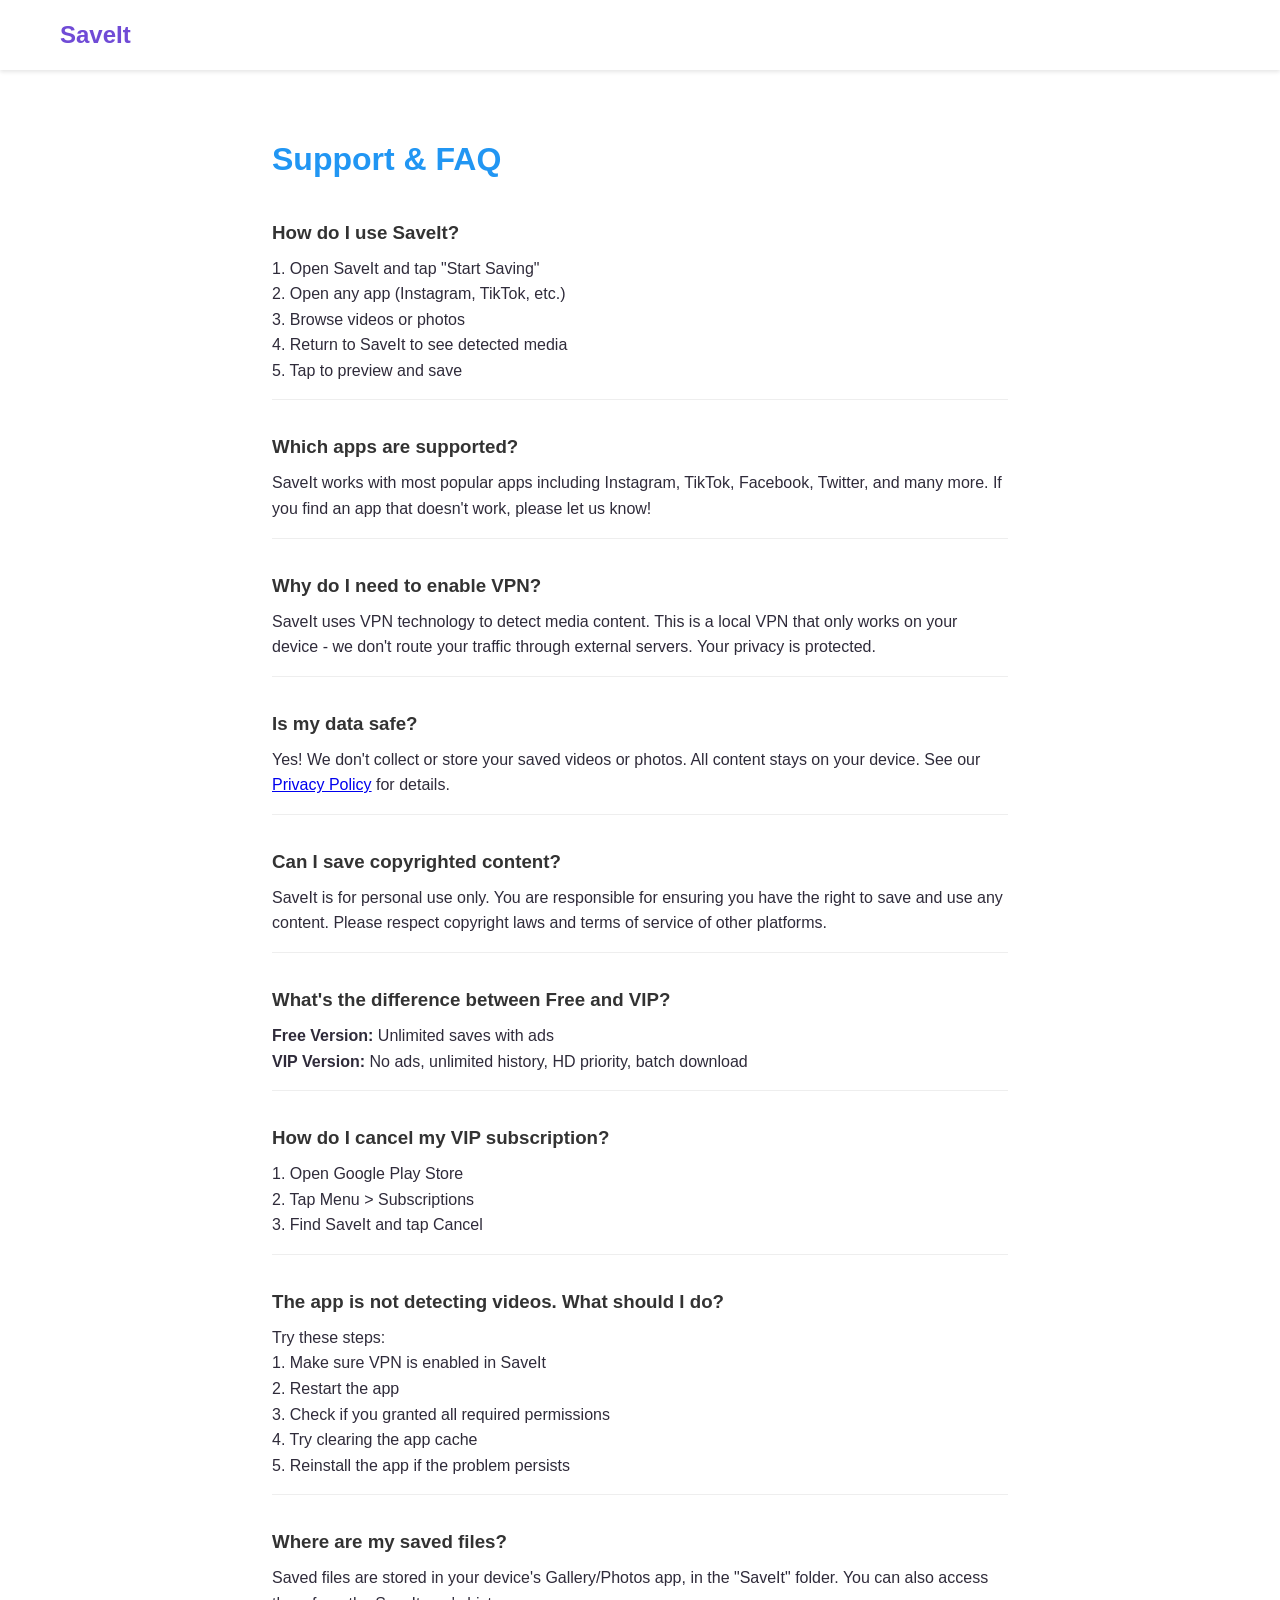
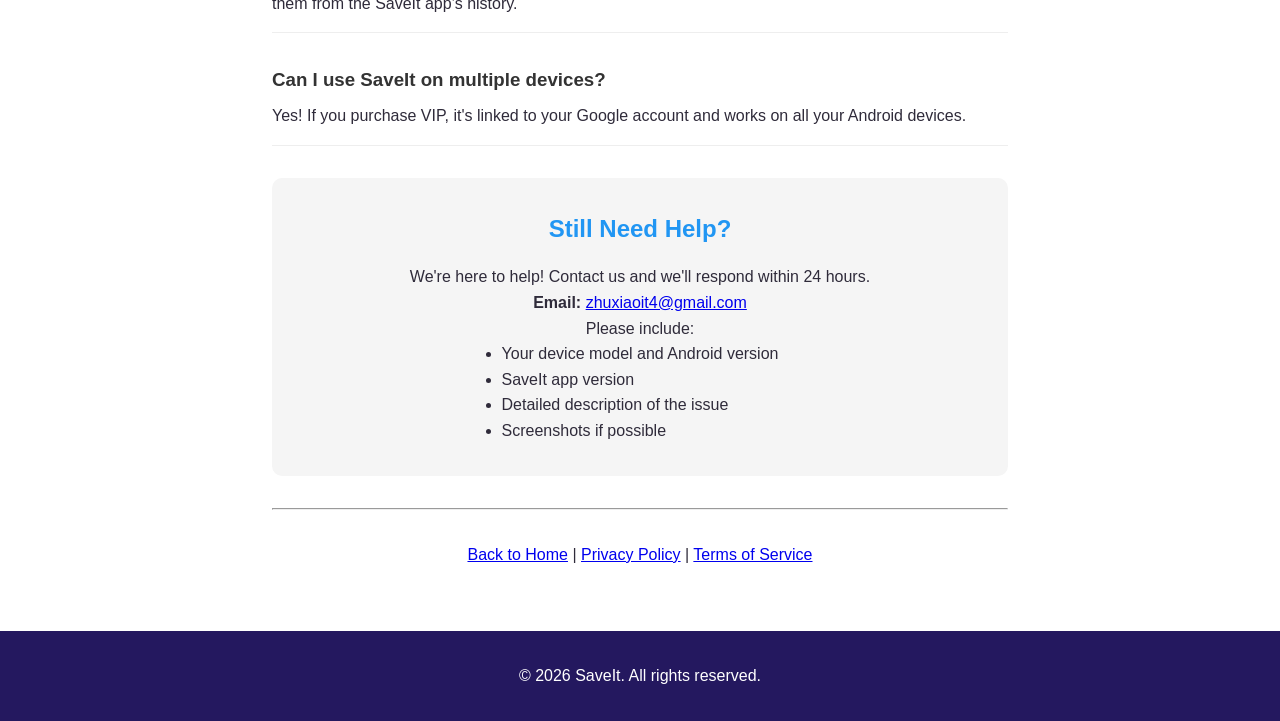
<file: support.html>
<!DOCTYPE html>
<html lang="en">
<head>
    <meta charset="UTF-8">
    <meta name="viewport" content="width=device-width, initial-scale=1.0">
    <title>Support - SaveIt - Video & Photo Saver</title>
    <link rel="stylesheet" href="css/style.css">
    <style>
        .support-content {
            max-width: 800px;
            margin: 2rem auto;
            padding: 2rem;
            background: white;
        }
        .support-content h1 {
            color: #2196F3;
            margin-bottom: 2rem;
        }
        .faq-item {
            margin-bottom: 2rem;
            padding-bottom: 1rem;
            border-bottom: 1px solid #eee;
        }
        .faq-item h3 {
            color: #333;
            margin-bottom: 0.5rem;
        }
        .contact-box {
            background: #f5f5f5;
            padding: 2rem;
            border-radius: 10px;
            margin-top: 2rem;
            text-align: center;
        }
        .contact-box h2 {
            color: #2196F3;
            margin-bottom: 1rem;
        }
    </style>
</head>
<body>
    <header>
        <nav>
            <div class="container">
                <div class="logo">
                    <a href="index.html" style="text-decoration: none; color: inherit;">
                        <span>SaveIt</span>
                    </a>
                </div>
            </div>
        </nav>
    </header>

    <div class="support-content">
        <h1>Support & FAQ</h1>

        <div class="faq-item">
            <h3>How do I use SaveIt?</h3>
            <p>1. Open SaveIt and tap "Start Saving"<br>
               2. Open any app (Instagram, TikTok, etc.)<br>
               3. Browse videos or photos<br>
               4. Return to SaveIt to see detected media<br>
               5. Tap to preview and save</p>
        </div>

        <div class="faq-item">
            <h3>Which apps are supported?</h3>
            <p>SaveIt works with most popular apps including Instagram, TikTok, Facebook, Twitter, and many more. If you find an app that doesn't work, please let us know!</p>
        </div>

        <div class="faq-item">
            <h3>Why do I need to enable VPN?</h3>
            <p>SaveIt uses VPN technology to detect media content. This is a local VPN that only works on your device - we don't route your traffic through external servers. Your privacy is protected.</p>
        </div>

        <div class="faq-item">
            <h3>Is my data safe?</h3>
            <p>Yes! We don't collect or store your saved videos or photos. All content stays on your device. See our <a href="privacy-policy.html">Privacy Policy</a> for details.</p>
        </div>

        <div class="faq-item">
            <h3>Can I save copyrighted content?</h3>
            <p>SaveIt is for personal use only. You are responsible for ensuring you have the right to save and use any content. Please respect copyright laws and terms of service of other platforms.</p>
        </div>

        <div class="faq-item">
            <h3>What's the difference between Free and VIP?</h3>
            <p><strong>Free Version:</strong> Unlimited saves with ads<br>
               <strong>VIP Version:</strong> No ads, unlimited history, HD priority, batch download</p>
        </div>

        <div class="faq-item">
            <h3>How do I cancel my VIP subscription?</h3>
            <p>1. Open Google Play Store<br>
               2. Tap Menu > Subscriptions<br>
               3. Find SaveIt and tap Cancel</p>
        </div>

        <div class="faq-item">
            <h3>The app is not detecting videos. What should I do?</h3>
            <p>Try these steps:<br>
               1. Make sure VPN is enabled in SaveIt<br>
               2. Restart the app<br>
               3. Check if you granted all required permissions<br>
               4. Try clearing the app cache<br>
               5. Reinstall the app if the problem persists</p>
        </div>

        <div class="faq-item">
            <h3>Where are my saved files?</h3>
            <p>Saved files are stored in your device's Gallery/Photos app, in the "SaveIt" folder. You can also access them from the SaveIt app's history.</p>
        </div>

        <div class="faq-item">
            <h3>Can I use SaveIt on multiple devices?</h3>
            <p>Yes! If you purchase VIP, it's linked to your Google account and works on all your Android devices.</p>
        </div>

        <div class="contact-box">
            <h2>Still Need Help?</h2>
            <p>We're here to help! Contact us and we'll respond within 24 hours.</p>
            <p><strong>Email:</strong> <a href="mailto:zhuxiaoit4@gmail.com">zhuxiaoit4@gmail.com</a></p>
            <p>Please include:</p>
            <ul style="text-align: left; display: inline-block;">
                <li>Your device model and Android version</li>
                <li>SaveIt app version</li>
                <li>Detailed description of the issue</li>
                <li>Screenshots if possible</li>
            </ul>
        </div>

        <hr style="margin: 2rem 0;">
        <p style="text-align: center;">
            <a href="index.html">Back to Home</a> | 
            <a href="privacy-policy.html">Privacy Policy</a> | 
            <a href="terms-of-service.html">Terms of Service</a>
        </p>
    </div>

    <footer>
        <div class="container">
            <p>&copy; 2026 SaveIt. All rights reserved.</p>
        </div>
    </footer>
</body>
</html>
</file>
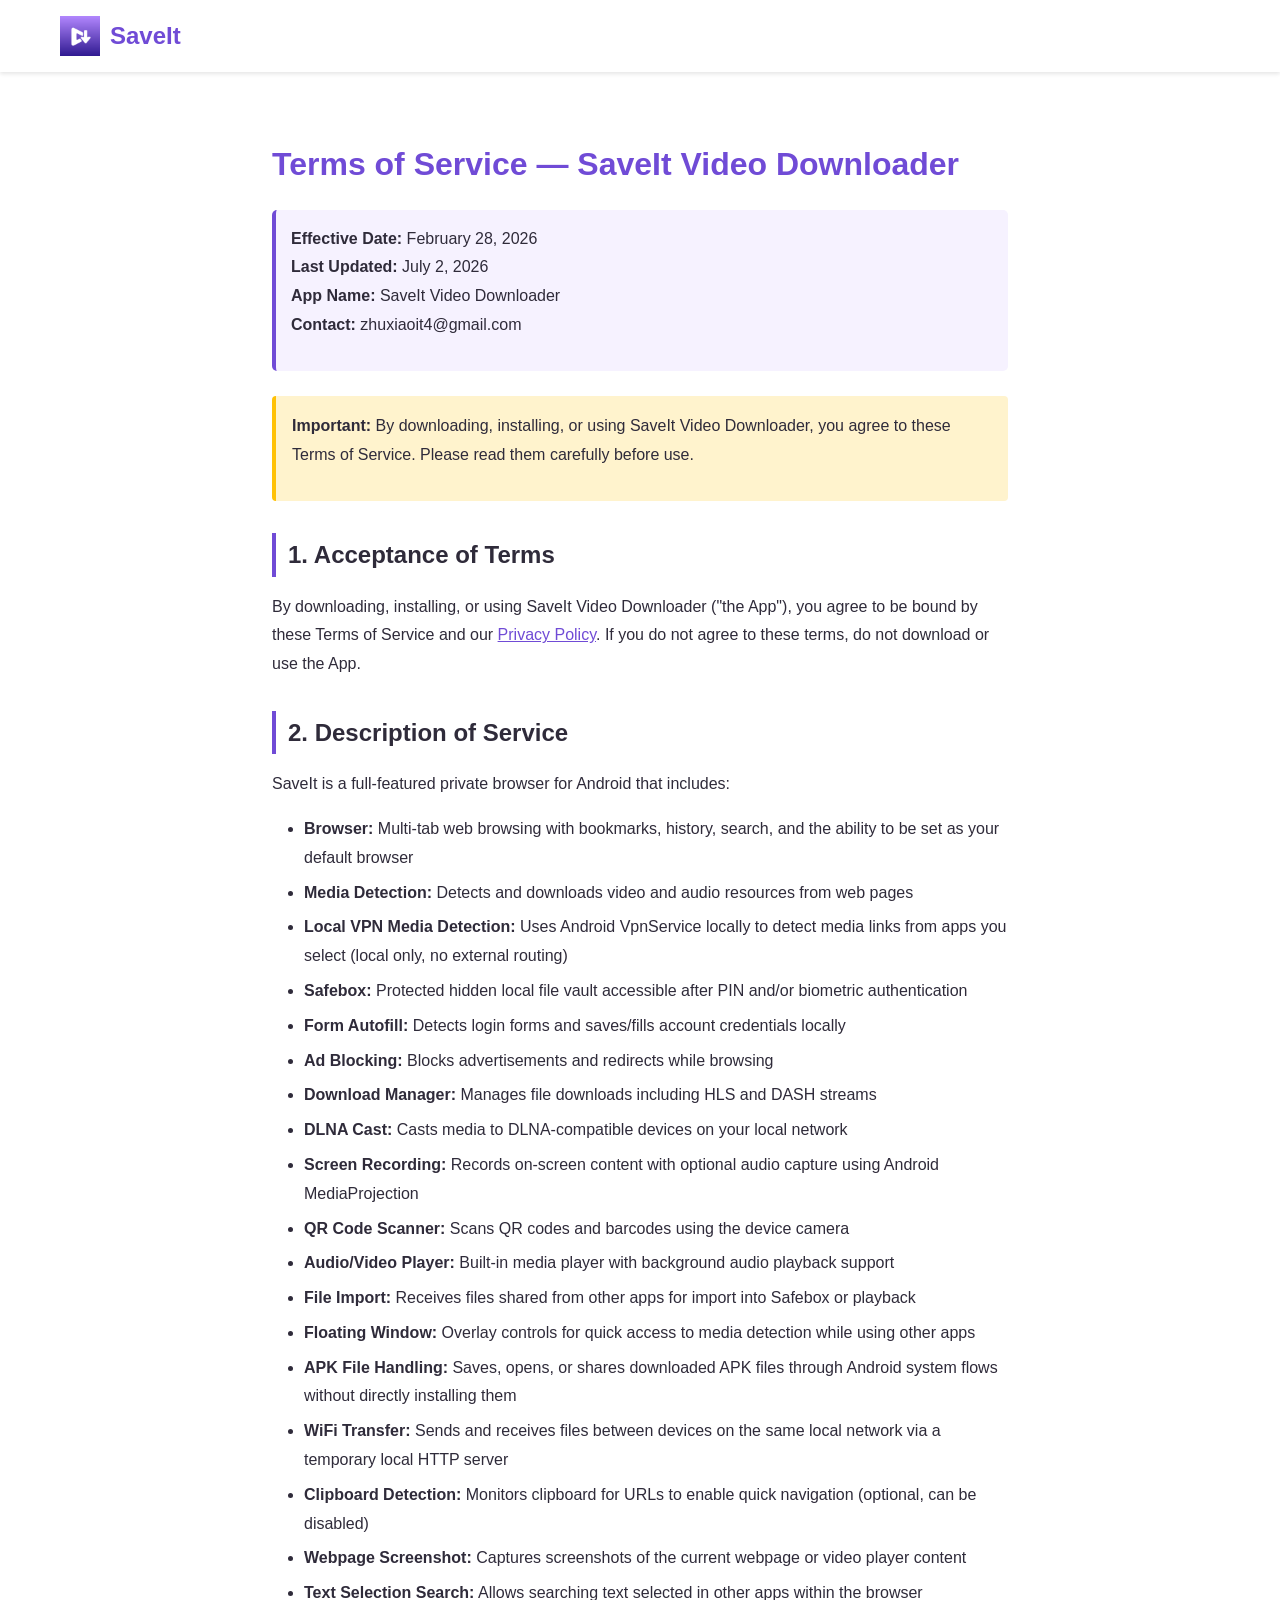
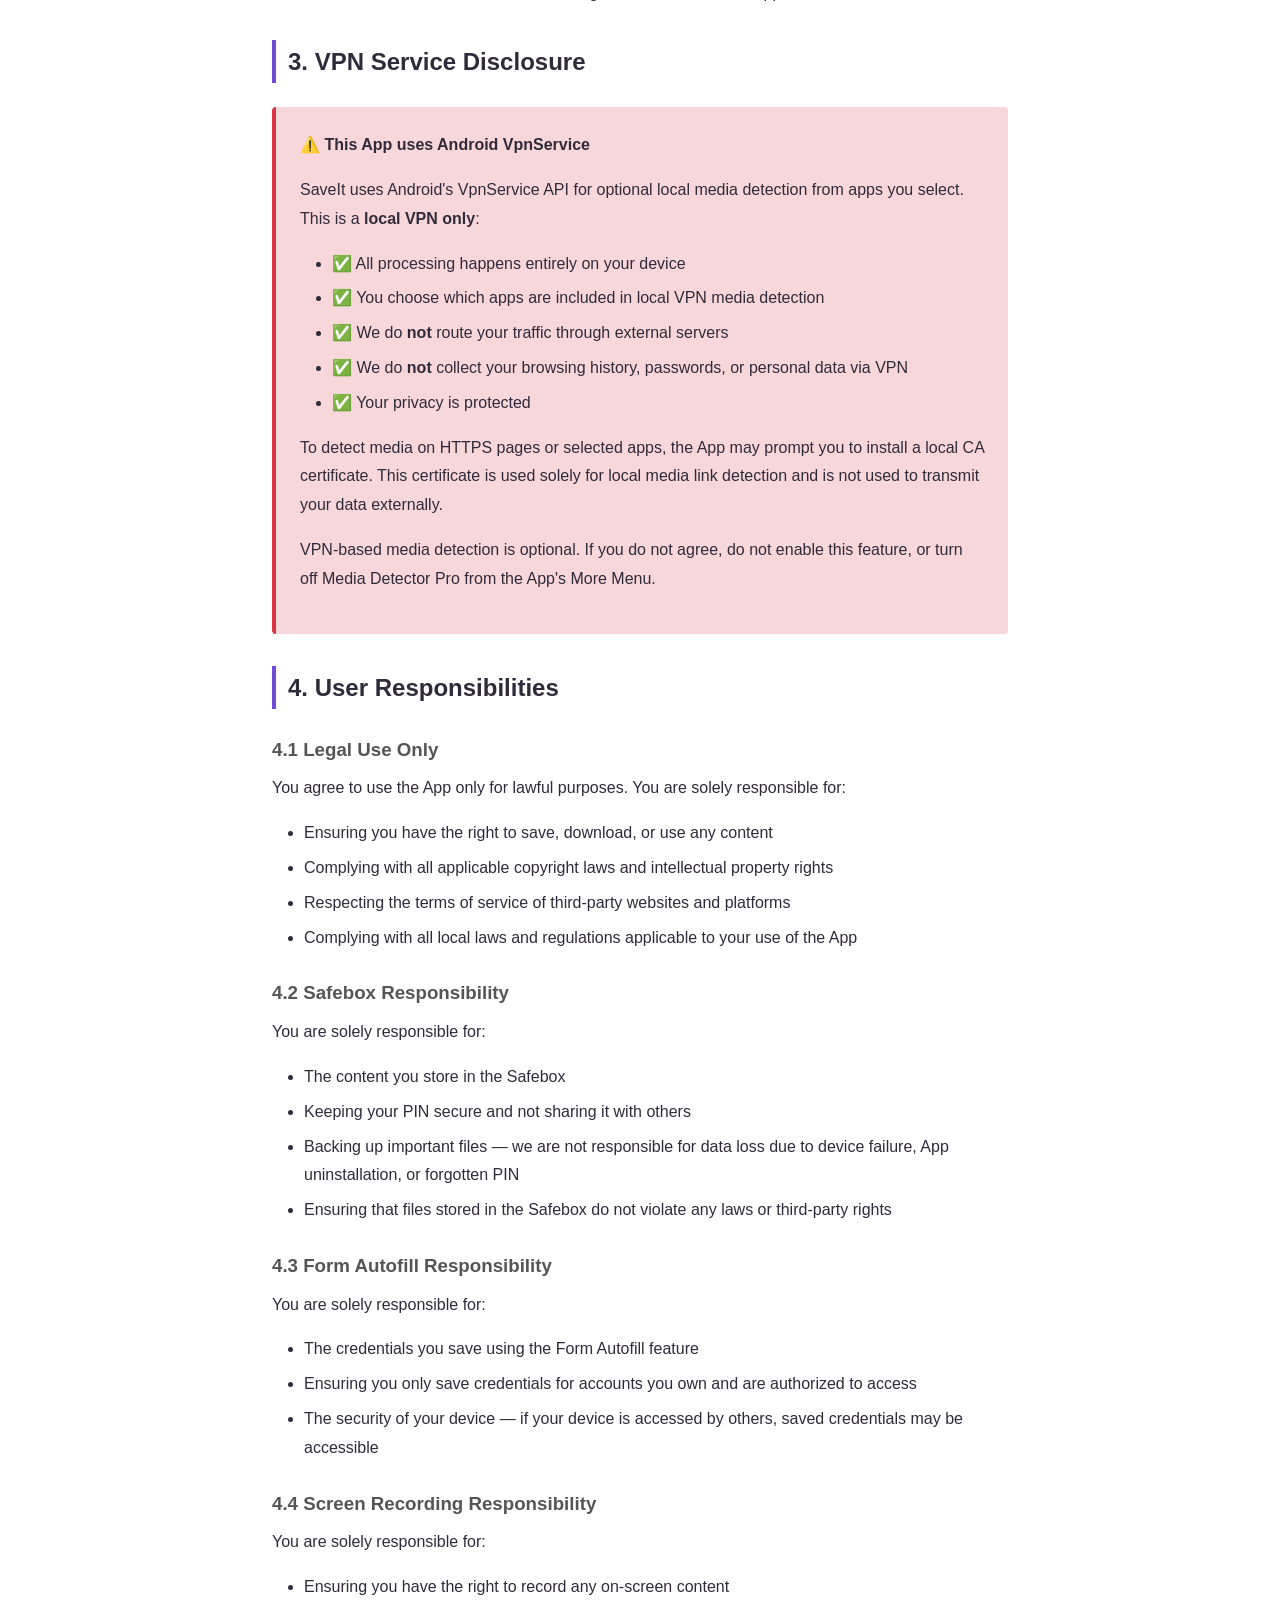
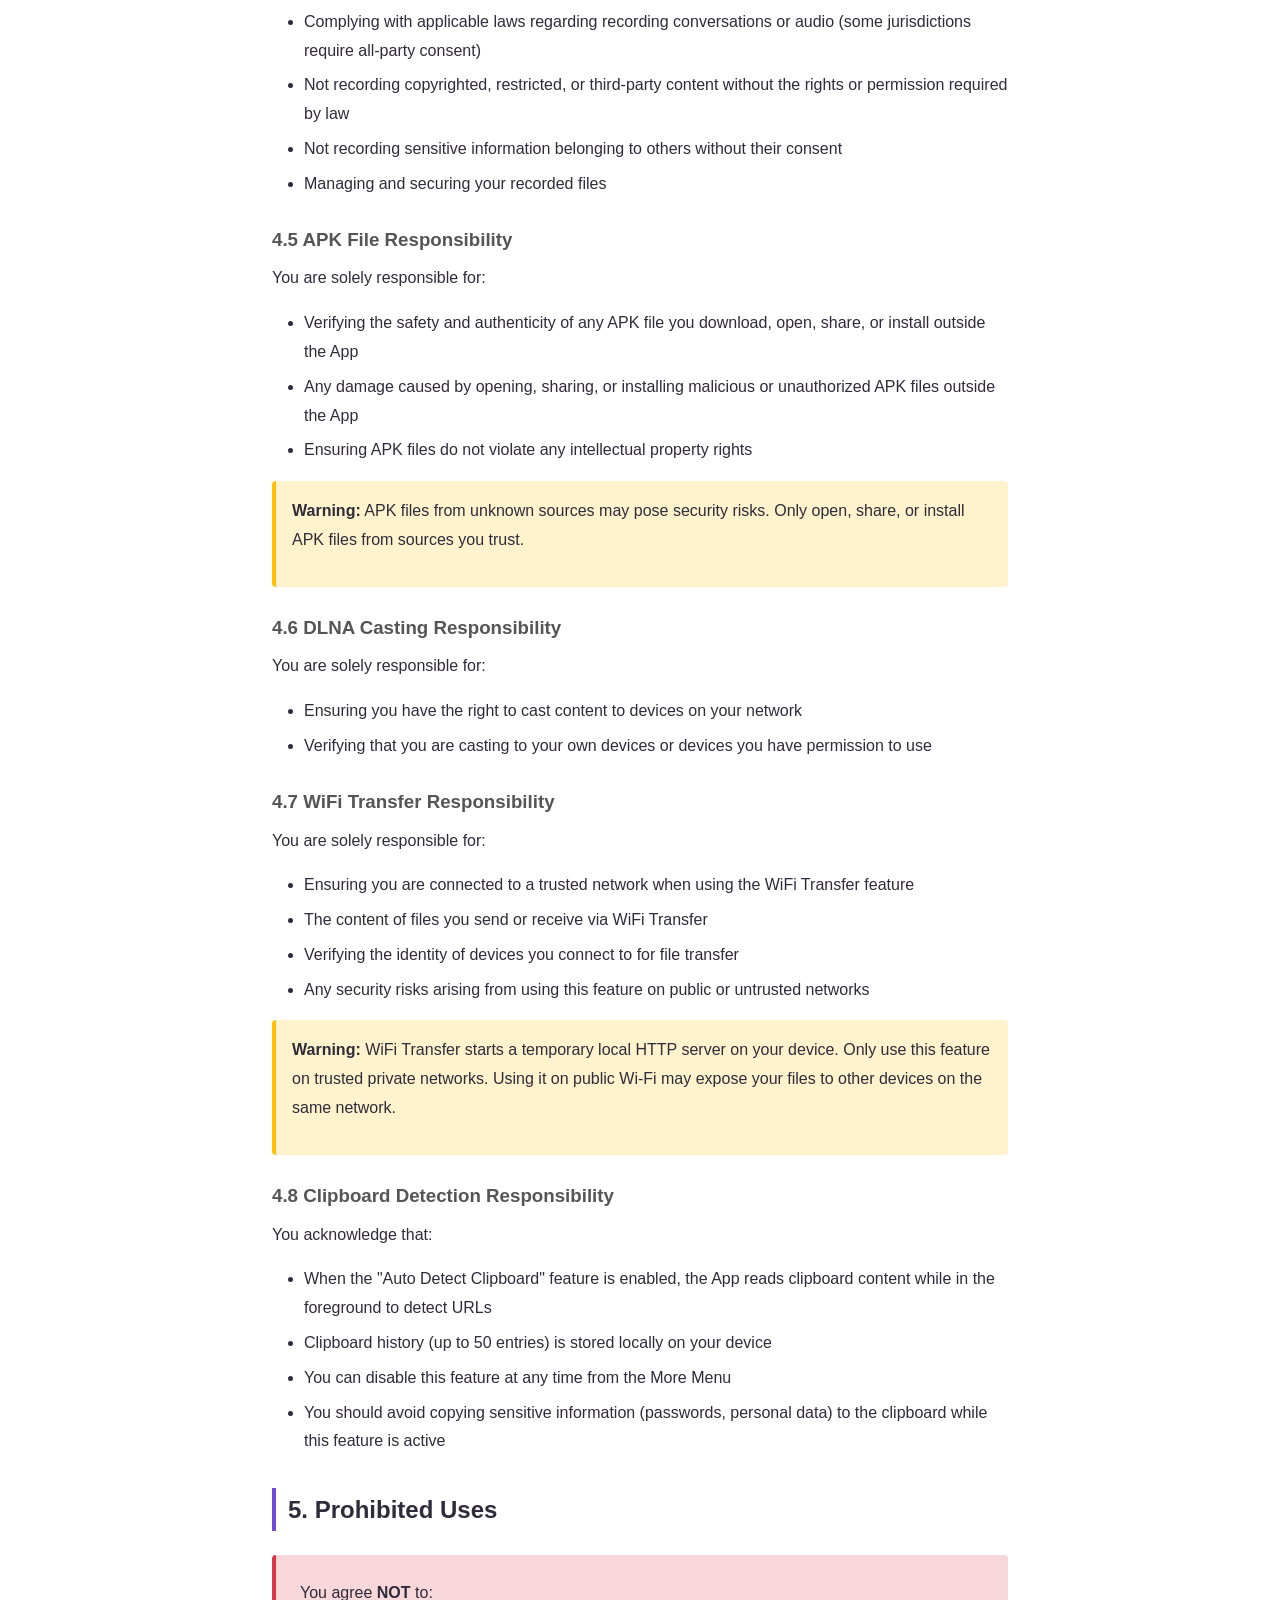
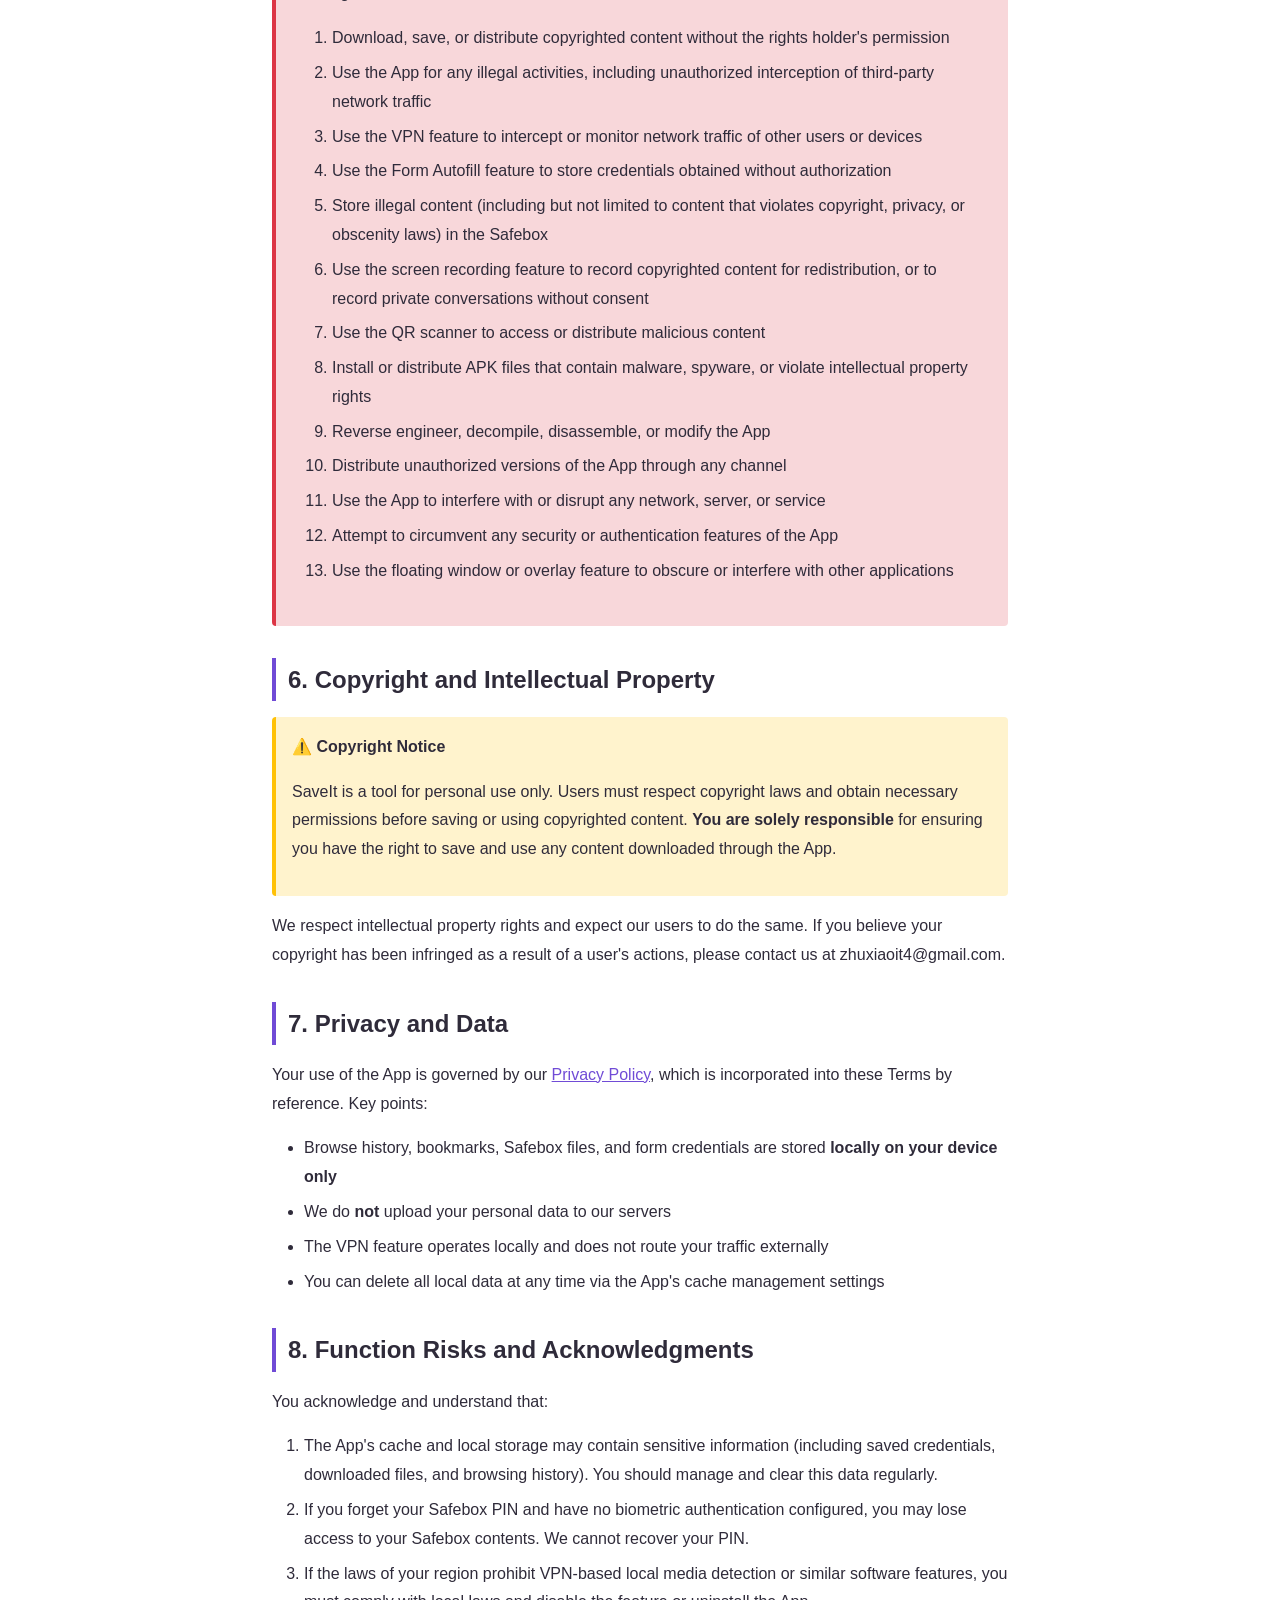
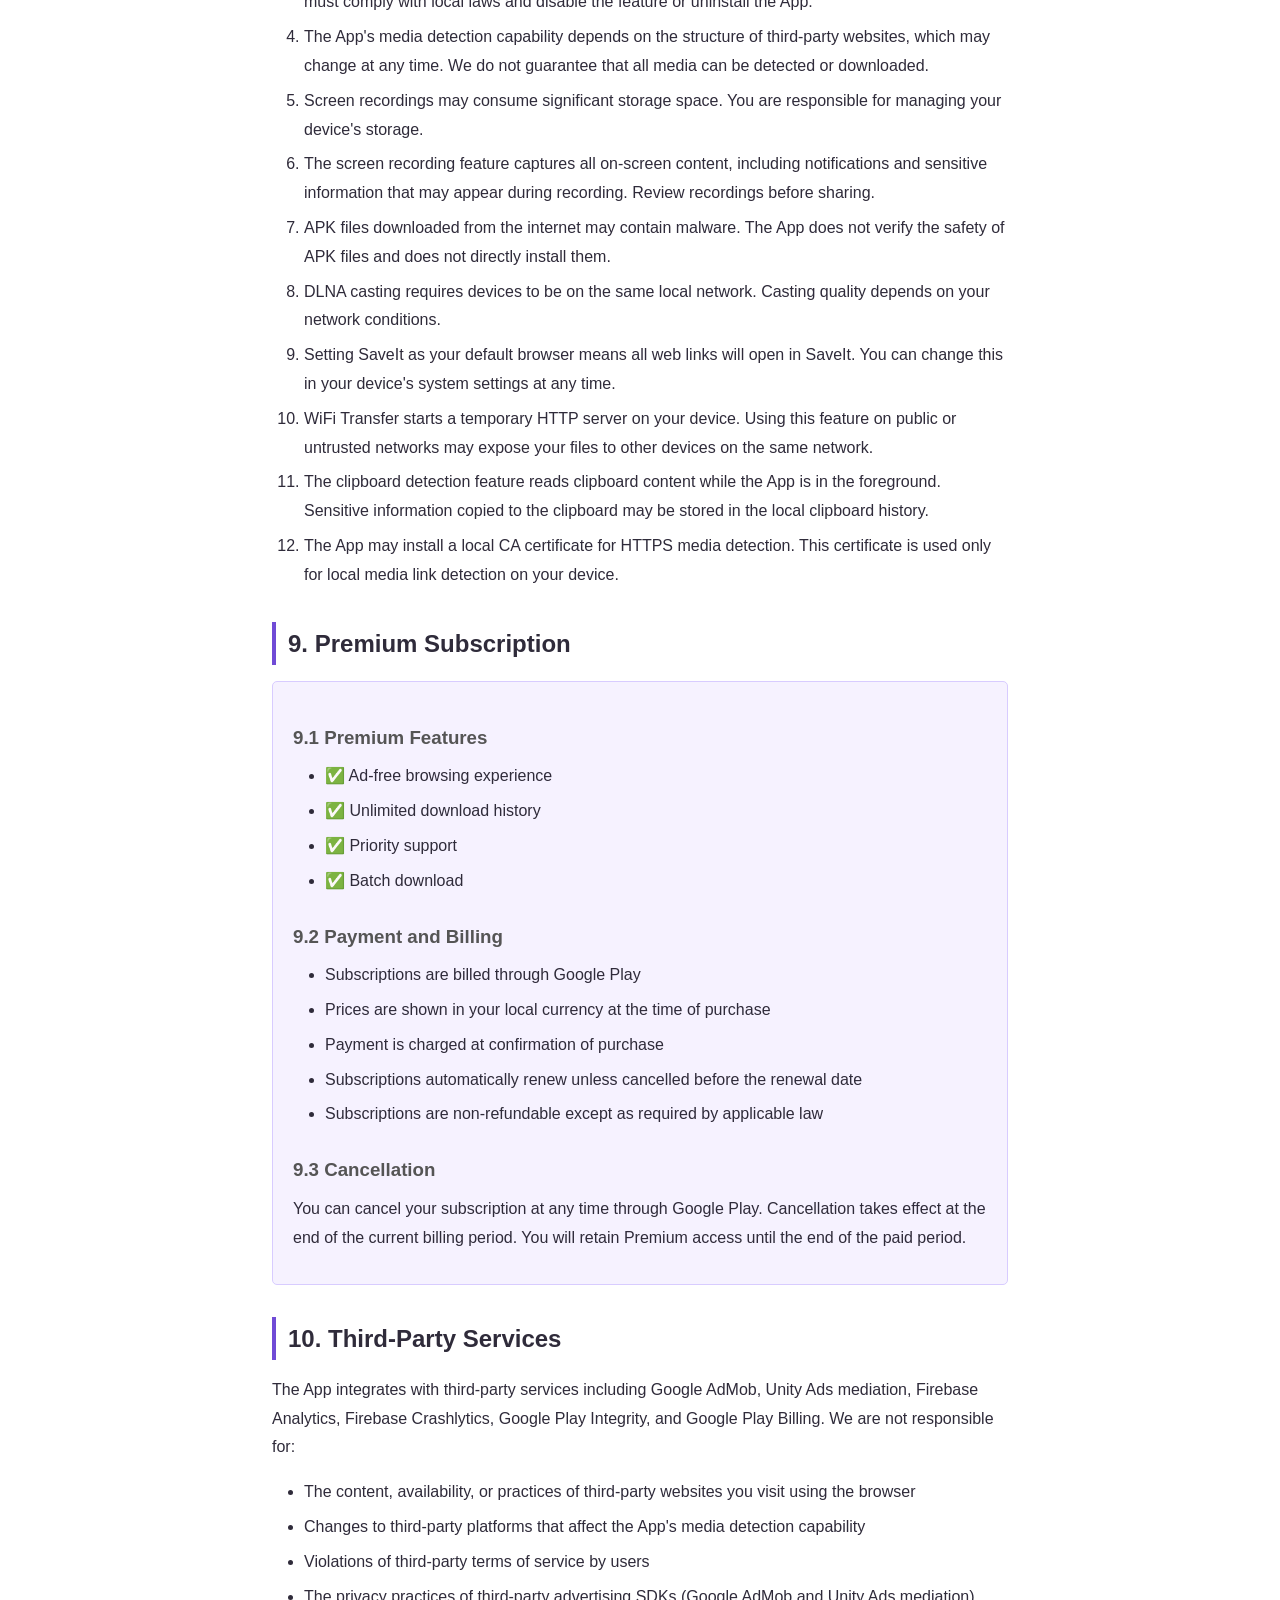
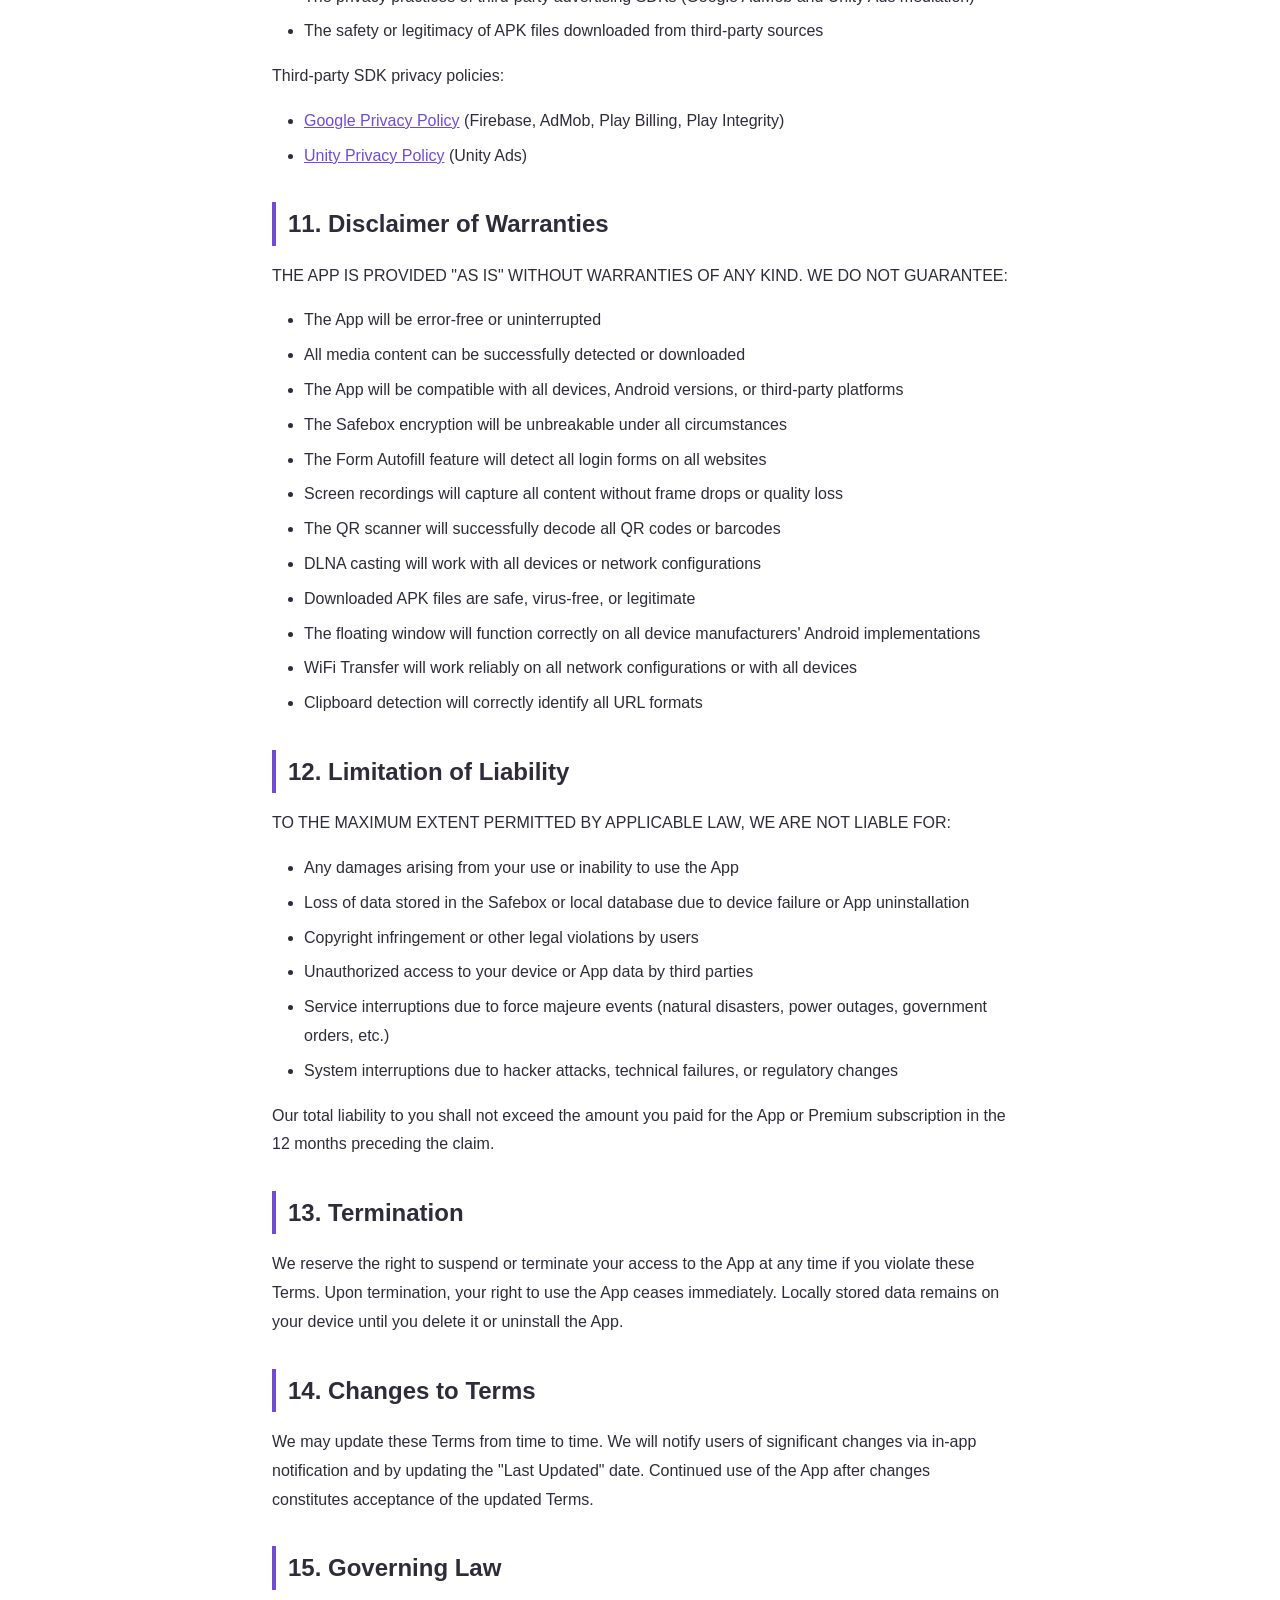
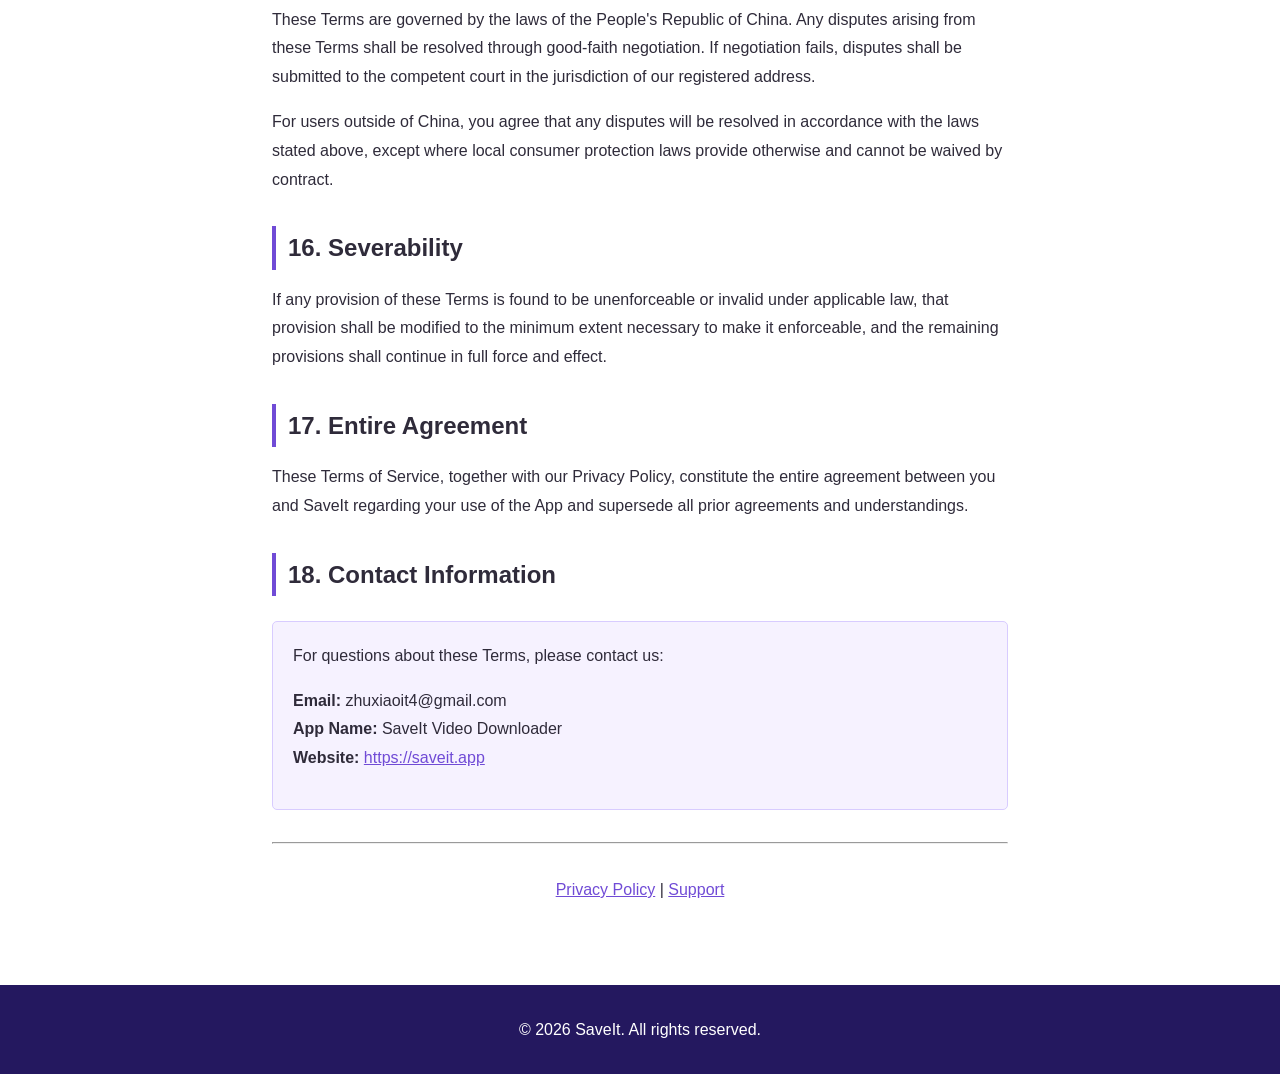
<file: terms-of-service.html>
<!DOCTYPE html>
<html lang="en">
<head>
    <meta charset="UTF-8">
    <meta name="viewport" content="width=device-width, initial-scale=1.0">
    <title>Terms of Service - SaveIt Video Downloader</title>
    <link rel="icon" type="image/png" href="images/app-icon.png">
    <link rel="apple-touch-icon" href="images/app-icon.png">
    <link rel="stylesheet" href="css/style.css">
    <style>
        .terms-content {
            max-width: 800px;
            margin: 2rem auto;
            padding: 2rem;
            background: white;
            line-height: 1.8;
        }
        .terms-content h1 {
            color: var(--brand);
            margin-bottom: 1rem;
        }
        .terms-content h2 {
            color: var(--text);
            margin-top: 2rem;
            margin-bottom: 1rem;
            border-left: 4px solid var(--brand);
            padding-left: 12px;
        }
        .terms-content h3 {
            color: #555;
            margin-top: 1.5rem;
            margin-bottom: 0.5rem;
        }
        .terms-content p {
            margin-bottom: 1rem;
        }
        .terms-content ul, .terms-content ol {
            margin-left: 2rem;
            margin-bottom: 1rem;
        }
        .terms-content li {
            margin-bottom: 6px;
        }
        .last-updated {
            color: #666;
            font-style: italic;
        }
        .meta-info {
            background-color: var(--brand-soft);
            padding: 15px;
            border-radius: 5px;
            margin-bottom: 25px;
            border-left: 4px solid var(--brand);
        }
        .important-notice {
            background: #fff3cd;
            border-left: 4px solid #ffc107;
            padding: 1rem;
            margin: 1rem 0;
            border-radius: 4px;
        }
        .warning {
            background: #f8d7da;
            border-left: 4px solid #dc3545;
            padding: 1.5rem;
            margin: 1.5rem 0;
            border-radius: 4px;
        }
        .vip-box {
            background-color: var(--brand-soft);
            border: 1px solid #d8ccff;
            border-radius: 5px;
            padding: 15px 20px;
            margin: 15px 0;
        }
        .contact-info {
            background-color: var(--brand-soft);
            border: 1px solid #d8ccff;
            border-radius: 5px;
            padding: 20px;
            margin: 25px 0;
        }
        a { color: var(--brand); }
        @media (max-width: 600px) {
            .terms-content { padding: 1rem; }
            .terms-content h1 { font-size: 1.5rem; }
        }
    </style>
</head>
<body>
    <header>
        <nav>
            <div class="container">
                <div class="logo">
                    <a href="index.html" style="text-decoration: none; color: inherit;">
                        <img src="images/app-icon.png" alt="SaveIt Logo">
                        <span>SaveIt</span>
                    </a>
                </div>
            </div>
        </nav>
    </header>

    <div class="terms-content">
        <h1>Terms of Service &mdash; SaveIt Video Downloader</h1>

        <div class="meta-info">
            <p><strong>Effective Date:</strong> February 28, 2026<br>
            <strong>Last Updated:</strong> July 2, 2026<br>
            <strong>App Name:</strong> SaveIt Video Downloader<br>
            <strong>Contact:</strong> zhuxiaoit4@gmail.com</p>
        </div>

        <div class="important-notice">
            <p><strong>Important:</strong> By downloading, installing, or using SaveIt Video Downloader, you agree to these Terms of Service. Please read them carefully before use.</p>
        </div>

        <h2>1. Acceptance of Terms</h2>
        <p>By downloading, installing, or using SaveIt Video Downloader ("the App"), you agree to be bound by these Terms of Service and our <a href="privacy-policy.html">Privacy Policy</a>. If you do not agree to these terms, do not download or use the App.</p>

        <h2>2. Description of Service</h2>
        <p>SaveIt is a full-featured private browser for Android that includes:</p>
        <ul>
            <li><strong>Browser:</strong> Multi-tab web browsing with bookmarks, history, search, and the ability to be set as your default browser</li>
            <li><strong>Media Detection:</strong> Detects and downloads video and audio resources from web pages</li>
            <li><strong>Local VPN Media Detection:</strong> Uses Android VpnService locally to detect media links from apps you select (local only, no external routing)</li>
            <li><strong>Safebox:</strong> Protected hidden local file vault accessible after PIN and/or biometric authentication</li>
            <li><strong>Form Autofill:</strong> Detects login forms and saves/fills account credentials locally</li>
            <li><strong>Ad Blocking:</strong> Blocks advertisements and redirects while browsing</li>
            <li><strong>Download Manager:</strong> Manages file downloads including HLS and DASH streams</li>
            <li><strong>DLNA Cast:</strong> Casts media to DLNA-compatible devices on your local network</li>
            <li><strong>Screen Recording:</strong> Records on-screen content with optional audio capture using Android MediaProjection</li>
            <li><strong>QR Code Scanner:</strong> Scans QR codes and barcodes using the device camera</li>
            <li><strong>Audio/Video Player:</strong> Built-in media player with background audio playback support</li>
            <li><strong>File Import:</strong> Receives files shared from other apps for import into Safebox or playback</li>
            <li><strong>Floating Window:</strong> Overlay controls for quick access to media detection while using other apps</li>
            <li><strong>APK File Handling:</strong> Saves, opens, or shares downloaded APK files through Android system flows without directly installing them</li>
            <li><strong>WiFi Transfer:</strong> Sends and receives files between devices on the same local network via a temporary local HTTP server</li>
            <li><strong>Clipboard Detection:</strong> Monitors clipboard for URLs to enable quick navigation (optional, can be disabled)</li>
            <li><strong>Webpage Screenshot:</strong> Captures screenshots of the current webpage or video player content</li>
            <li><strong>Text Selection Search:</strong> Allows searching text selected in other apps within the browser</li>
        </ul>

        <h2>3. VPN Service Disclosure</h2>
        <div class="warning">
            <p><strong>⚠️ This App uses Android VpnService</strong></p>
            <p>SaveIt uses Android's VpnService API for optional local media detection from apps you select. This is a <strong>local VPN only</strong>:</p>
            <ul>
                <li>✅ All processing happens entirely on your device</li>
                <li>✅ You choose which apps are included in local VPN media detection</li>
                <li>✅ We do <strong>not</strong> route your traffic through external servers</li>
                <li>✅ We do <strong>not</strong> collect your browsing history, passwords, or personal data via VPN</li>
                <li>✅ Your privacy is protected</li>
            </ul>
            <p>To detect media on HTTPS pages or selected apps, the App may prompt you to install a local CA certificate. This certificate is used solely for local media link detection and is not used to transmit your data externally.</p>
            <p>VPN-based media detection is optional. If you do not agree, do not enable this feature, or turn off Media Detector Pro from the App's More Menu.</p>
        </div>

        <h2>4. User Responsibilities</h2>

        <h3>4.1 Legal Use Only</h3>
        <p>You agree to use the App only for lawful purposes. You are solely responsible for:</p>
        <ul>
            <li>Ensuring you have the right to save, download, or use any content</li>
            <li>Complying with all applicable copyright laws and intellectual property rights</li>
            <li>Respecting the terms of service of third-party websites and platforms</li>
            <li>Complying with all local laws and regulations applicable to your use of the App</li>
        </ul>

        <h3>4.2 Safebox Responsibility</h3>
        <p>You are solely responsible for:</p>
        <ul>
            <li>The content you store in the Safebox</li>
            <li>Keeping your PIN secure and not sharing it with others</li>
            <li>Backing up important files &mdash; we are not responsible for data loss due to device failure, App uninstallation, or forgotten PIN</li>
            <li>Ensuring that files stored in the Safebox do not violate any laws or third-party rights</li>
        </ul>

        <h3>4.3 Form Autofill Responsibility</h3>
        <p>You are solely responsible for:</p>
        <ul>
            <li>The credentials you save using the Form Autofill feature</li>
            <li>Ensuring you only save credentials for accounts you own and are authorized to access</li>
            <li>The security of your device &mdash; if your device is accessed by others, saved credentials may be accessible</li>
        </ul>

        <h3>4.4 Screen Recording Responsibility</h3>
        <p>You are solely responsible for:</p>
        <ul>
            <li>Ensuring you have the right to record any on-screen content</li>
            <li>Complying with applicable laws regarding recording conversations or audio (some jurisdictions require all-party consent)</li>
            <li>Not recording copyrighted, restricted, or third-party content without the rights or permission required by law</li>
            <li>Not recording sensitive information belonging to others without their consent</li>
            <li>Managing and securing your recorded files</li>
        </ul>

        <h3>4.5 APK File Responsibility</h3>
        <p>You are solely responsible for:</p>
        <ul>
            <li>Verifying the safety and authenticity of any APK file you download, open, share, or install outside the App</li>
            <li>Any damage caused by opening, sharing, or installing malicious or unauthorized APK files outside the App</li>
            <li>Ensuring APK files do not violate any intellectual property rights</li>
        </ul>
        <div class="important-notice">
            <p><strong>Warning:</strong> APK files from unknown sources may pose security risks. Only open, share, or install APK files from sources you trust.</p>
        </div>

        <h3>4.6 DLNA Casting Responsibility</h3>
        <p>You are solely responsible for:</p>
        <ul>
            <li>Ensuring you have the right to cast content to devices on your network</li>
            <li>Verifying that you are casting to your own devices or devices you have permission to use</li>
        </ul>

        <h3>4.7 WiFi Transfer Responsibility</h3>
        <p>You are solely responsible for:</p>
        <ul>
            <li>Ensuring you are connected to a trusted network when using the WiFi Transfer feature</li>
            <li>The content of files you send or receive via WiFi Transfer</li>
            <li>Verifying the identity of devices you connect to for file transfer</li>
            <li>Any security risks arising from using this feature on public or untrusted networks</li>
        </ul>
        <div class="important-notice">
            <p><strong>Warning:</strong> WiFi Transfer starts a temporary local HTTP server on your device. Only use this feature on trusted private networks. Using it on public Wi-Fi may expose your files to other devices on the same network.</p>
        </div>

        <h3>4.8 Clipboard Detection Responsibility</h3>
        <p>You acknowledge that:</p>
        <ul>
            <li>When the "Auto Detect Clipboard" feature is enabled, the App reads clipboard content while in the foreground to detect URLs</li>
            <li>Clipboard history (up to 50 entries) is stored locally on your device</li>
            <li>You can disable this feature at any time from the More Menu</li>
            <li>You should avoid copying sensitive information (passwords, personal data) to the clipboard while this feature is active</li>
        </ul>

        <h2>5. Prohibited Uses</h2>
        <div class="warning">
            <p>You agree <strong>NOT</strong> to:</p>
            <ol>
                <li>Download, save, or distribute copyrighted content without the rights holder's permission</li>
                <li>Use the App for any illegal activities, including unauthorized interception of third-party network traffic</li>
                <li>Use the VPN feature to intercept or monitor network traffic of other users or devices</li>
                <li>Use the Form Autofill feature to store credentials obtained without authorization</li>
                <li>Store illegal content (including but not limited to content that violates copyright, privacy, or obscenity laws) in the Safebox</li>
                <li>Use the screen recording feature to record copyrighted content for redistribution, or to record private conversations without consent</li>
                <li>Use the QR scanner to access or distribute malicious content</li>
                <li>Install or distribute APK files that contain malware, spyware, or violate intellectual property rights</li>
                <li>Reverse engineer, decompile, disassemble, or modify the App</li>
                <li>Distribute unauthorized versions of the App through any channel</li>
                <li>Use the App to interfere with or disrupt any network, server, or service</li>
                <li>Attempt to circumvent any security or authentication features of the App</li>
                <li>Use the floating window or overlay feature to obscure or interfere with other applications</li>
            </ol>
        </div>

        <h2>6. Copyright and Intellectual Property</h2>
        <div class="important-notice">
            <p><strong>⚠️ Copyright Notice</strong></p>
            <p>SaveIt is a tool for personal use only. Users must respect copyright laws and obtain necessary permissions before saving or using copyrighted content. <strong>You are solely responsible</strong> for ensuring you have the right to save and use any content downloaded through the App.</p>
        </div>
        <p>We respect intellectual property rights and expect our users to do the same. If you believe your copyright has been infringed as a result of a user's actions, please contact us at zhuxiaoit4@gmail.com.</p>

        <h2>7. Privacy and Data</h2>
        <p>Your use of the App is governed by our <a href="privacy-policy.html">Privacy Policy</a>, which is incorporated into these Terms by reference. Key points:</p>
        <ul>
            <li>Browse history, bookmarks, Safebox files, and form credentials are stored <strong>locally on your device only</strong></li>
            <li>We do <strong>not</strong> upload your personal data to our servers</li>
            <li>The VPN feature operates locally and does not route your traffic externally</li>
            <li>You can delete all local data at any time via the App's cache management settings</li>
        </ul>

        <h2>8. Function Risks and Acknowledgments</h2>
        <p>You acknowledge and understand that:</p>
        <ol>
            <li>The App's cache and local storage may contain sensitive information (including saved credentials, downloaded files, and browsing history). You should manage and clear this data regularly.</li>
            <li>If you forget your Safebox PIN and have no biometric authentication configured, you may lose access to your Safebox contents. We cannot recover your PIN.</li>
            <li>If the laws of your region prohibit VPN-based local media detection or similar software features, you must comply with local laws and disable the feature or uninstall the App.</li>
            <li>The App's media detection capability depends on the structure of third-party websites, which may change at any time. We do not guarantee that all media can be detected or downloaded.</li>
            <li>Screen recordings may consume significant storage space. You are responsible for managing your device's storage.</li>
            <li>The screen recording feature captures all on-screen content, including notifications and sensitive information that may appear during recording. Review recordings before sharing.</li>
            <li>APK files downloaded from the internet may contain malware. The App does not verify the safety of APK files and does not directly install them.</li>
            <li>DLNA casting requires devices to be on the same local network. Casting quality depends on your network conditions.</li>
            <li>Setting SaveIt as your default browser means all web links will open in SaveIt. You can change this in your device's system settings at any time.</li>
            <li>WiFi Transfer starts a temporary HTTP server on your device. Using this feature on public or untrusted networks may expose your files to other devices on the same network.</li>
            <li>The clipboard detection feature reads clipboard content while the App is in the foreground. Sensitive information copied to the clipboard may be stored in the local clipboard history.</li>
            <li>The App may install a local CA certificate for HTTPS media detection. This certificate is used only for local media link detection on your device.</li>
        </ol>

        <h2>9. Premium Subscription</h2>
        <div class="vip-box">
            <h3>9.1 Premium Features</h3>
            <ul>
                <li>✅ Ad-free browsing experience</li>
                <li>✅ Unlimited download history</li>
                <li>✅ Priority support</li>
                <li>✅ Batch download</li>
            </ul>

            <h3>9.2 Payment and Billing</h3>
            <ul>
                <li>Subscriptions are billed through Google Play</li>
                <li>Prices are shown in your local currency at the time of purchase</li>
                <li>Payment is charged at confirmation of purchase</li>
                <li>Subscriptions automatically renew unless cancelled before the renewal date</li>
                <li>Subscriptions are non-refundable except as required by applicable law</li>
            </ul>

            <h3>9.3 Cancellation</h3>
            <p>You can cancel your subscription at any time through Google Play. Cancellation takes effect at the end of the current billing period. You will retain Premium access until the end of the paid period.</p>
        </div>

        <h2>10. Third-Party Services</h2>
        <p>The App integrates with third-party services including Google AdMob, Unity Ads mediation, Firebase Analytics, Firebase Crashlytics, Google Play Integrity, and Google Play Billing. We are not responsible for:</p>
        <ul>
            <li>The content, availability, or practices of third-party websites you visit using the browser</li>
            <li>Changes to third-party platforms that affect the App's media detection capability</li>
            <li>Violations of third-party terms of service by users</li>
            <li>The privacy practices of third-party advertising SDKs (Google AdMob and Unity Ads mediation)</li>
            <li>The safety or legitimacy of APK files downloaded from third-party sources</li>
        </ul>
        <p>Third-party SDK privacy policies:</p>
        <ul>
            <li><a href="https://policies.google.com/privacy" target="_blank">Google Privacy Policy</a> (Firebase, AdMob, Play Billing, Play Integrity)</li>
            <li><a href="https://unity.com/legal/privacy-policy" target="_blank">Unity Privacy Policy</a> (Unity Ads)</li>
        </ul>

        <h2>11. Disclaimer of Warranties</h2>
        <p>THE APP IS PROVIDED "AS IS" WITHOUT WARRANTIES OF ANY KIND. WE DO NOT GUARANTEE:</p>
        <ul>
            <li>The App will be error-free or uninterrupted</li>
            <li>All media content can be successfully detected or downloaded</li>
            <li>The App will be compatible with all devices, Android versions, or third-party platforms</li>
            <li>The Safebox encryption will be unbreakable under all circumstances</li>
            <li>The Form Autofill feature will detect all login forms on all websites</li>
            <li>Screen recordings will capture all content without frame drops or quality loss</li>
            <li>The QR scanner will successfully decode all QR codes or barcodes</li>
            <li>DLNA casting will work with all devices or network configurations</li>
            <li>Downloaded APK files are safe, virus-free, or legitimate</li>
            <li>The floating window will function correctly on all device manufacturers' Android implementations</li>
            <li>WiFi Transfer will work reliably on all network configurations or with all devices</li>
            <li>Clipboard detection will correctly identify all URL formats</li>
        </ul>

        <h2>12. Limitation of Liability</h2>
        <p>TO THE MAXIMUM EXTENT PERMITTED BY APPLICABLE LAW, WE ARE NOT LIABLE FOR:</p>
        <ul>
            <li>Any damages arising from your use or inability to use the App</li>
            <li>Loss of data stored in the Safebox or local database due to device failure or App uninstallation</li>
            <li>Copyright infringement or other legal violations by users</li>
            <li>Unauthorized access to your device or App data by third parties</li>
            <li>Service interruptions due to force majeure events (natural disasters, power outages, government orders, etc.)</li>
            <li>System interruptions due to hacker attacks, technical failures, or regulatory changes</li>
        </ul>
        <p>Our total liability to you shall not exceed the amount you paid for the App or Premium subscription in the 12 months preceding the claim.</p>

        <h2>13. Termination</h2>
        <p>We reserve the right to suspend or terminate your access to the App at any time if you violate these Terms. Upon termination, your right to use the App ceases immediately. Locally stored data remains on your device until you delete it or uninstall the App.</p>

        <h2>14. Changes to Terms</h2>
        <p>We may update these Terms from time to time. We will notify users of significant changes via in-app notification and by updating the "Last Updated" date. Continued use of the App after changes constitutes acceptance of the updated Terms.</p>

        <h2>15. Governing Law</h2>
        <p>These Terms are governed by the laws of the People's Republic of China. Any disputes arising from these Terms shall be resolved through good-faith negotiation. If negotiation fails, disputes shall be submitted to the competent court in the jurisdiction of our registered address.</p>
        <p>For users outside of China, you agree that any disputes will be resolved in accordance with the laws stated above, except where local consumer protection laws provide otherwise and cannot be waived by contract.</p>

        <h2>16. Severability</h2>
        <p>If any provision of these Terms is found to be unenforceable or invalid under applicable law, that provision shall be modified to the minimum extent necessary to make it enforceable, and the remaining provisions shall continue in full force and effect.</p>

        <h2>17. Entire Agreement</h2>
        <p>These Terms of Service, together with our Privacy Policy, constitute the entire agreement between you and SaveIt regarding your use of the App and supersede all prior agreements and understandings.</p>

        <h2>18. Contact Information</h2>
        <div class="contact-info">
            <p>For questions about these Terms, please contact us:</p>
            <p>
                <strong>Email:</strong> zhuxiaoit4@gmail.com<br>
                <strong>App Name:</strong> SaveIt Video Downloader<br>
                <strong>Website:</strong> <a href="https://saveit.app">https://saveit.app</a>
            </p>
        </div>

        <hr style="margin: 2rem 0;">
        <p style="text-align: center;">
            <a href="privacy-policy.html">Privacy Policy</a> |
            <a href="support.html">Support</a>
        </p>
    </div>

    <footer>
        <div class="container">
            <p>&copy; 2026 SaveIt. All rights reserved.</p>
        </div>
    </footer>
</body>
</html>
</file>
<file: css/style.css>
/* Reset and Base Styles */
:root {
    --brand-light: #9f76f0;
    --brand: #704bd6;
    --brand-deep: #302090;
    --brand-dark: #24185f;
    --brand-soft: #f6f2ff;
    --text: #2f2b3a;
}

* {
    margin: 0;
    padding: 0;
    box-sizing: border-box;
}

body {
    font-family: -apple-system, BlinkMacSystemFont, 'Segoe UI', Roboto, 'Helvetica Neue', Arial, sans-serif;
    line-height: 1.6;
    color: var(--text);
}

.container {
    max-width: 1200px;
    margin: 0 auto;
    padding: 0 20px;
}

/* Header and Navigation */
header {
    background: #fff;
    box-shadow: 0 2px 4px rgba(0,0,0,0.1);
    position: sticky;
    top: 0;
    z-index: 100;
}

nav {
    padding: 1rem 0;
}

nav .container {
    display: flex;
    justify-content: space-between;
    align-items: center;
}

.logo {
    display: flex;
    align-items: center;
    gap: 10px;
    font-size: 1.5rem;
    font-weight: bold;
    color: var(--brand);
}

.logo a {
    display: flex;
    align-items: center;
    gap: 10px;
    color: inherit;
    text-decoration: none;
}

.logo img {
    width: 40px;
    height: 40px;
}

.nav-links {
    display: flex;
    list-style: none;
    gap: 2rem;
}

.nav-links a {
    text-decoration: none;
    color: var(--text);
    transition: color 0.3s;
}

.nav-links a:hover {
    color: var(--brand);
}

/* Hero Section */
.hero {
    background: linear-gradient(135deg, var(--brand-light) 0%, var(--brand) 45%, var(--brand-deep) 100%);
    color: white;
    padding: 6rem 0;
    text-align: center;
}

.hero h1 {
    font-size: 3rem;
    margin-bottom: 1rem;
}

.hero p {
    font-size: 1.5rem;
    margin-bottom: 2rem;
}

/* Buttons */
.btn-primary {
    display: inline-block;
    background: white;
    color: var(--brand);
    padding: 1rem 2rem;
    border-radius: 50px;
    text-decoration: none;
    font-weight: bold;
    box-shadow: 0 10px 24px rgba(48,32,144,0.18);
    transition: transform 0.3s, box-shadow 0.3s;
}

.btn-primary:hover {
    transform: translateY(-2px);
    box-shadow: 0 14px 30px rgba(48,32,144,0.24);
}

/* Features Section */
.features {
    padding: 4rem 0;
    background: var(--brand-soft);
}

.features h2 {
    text-align: center;
    font-size: 2.5rem;
    margin-bottom: 3rem;
}

.feature-grid {
    display: grid;
    grid-template-columns: repeat(auto-fit, minmax(250px, 1fr));
    gap: 2rem;
}

.feature-item {
    background: white;
    padding: 2rem;
    border-radius: 8px;
    text-align: center;
    box-shadow: 0 8px 24px rgba(48,32,144,0.08);
}

.feature-item .icon {
    font-size: 3rem;
    margin-bottom: 1rem;
}

.feature-item h3 {
    margin-bottom: 1rem;
    color: var(--brand);
}

/* Download Section */
.download {
    padding: 4rem 0;
    text-align: center;
    background: white;
}

.download h2 {
    font-size: 2.5rem;
    margin-bottom: 1rem;
}

.download p {
    font-size: 1.2rem;
    margin-bottom: 2rem;
}

.btn-download {
    display: inline-flex;
    align-items: center;
    gap: 12px;
    min-height: 60px;
    padding: 10px 22px 10px 14px;
    border-radius: 8px;
    background: linear-gradient(135deg, var(--brand) 0%, var(--brand-deep) 100%);
    color: white;
    text-decoration: none;
    font-size: 1rem;
    font-weight: 700;
    box-shadow: 0 10px 24px rgba(48,32,144,0.28);
    transition: transform 0.3s, box-shadow 0.3s;
}

.btn-download:hover {
    transform: translateY(-2px);
    box-shadow: 0 14px 30px rgba(48,32,144,0.34);
}

.btn-download img {
    width: 40px;
    height: 40px;
    border-radius: 8px;
}

/* Footer */
footer {
    background: var(--brand-dark);
    color: white;
    padding: 2rem 0;
    text-align: center;
}

.footer-links {
    display: flex;
    justify-content: center;
    gap: 2rem;
    margin-bottom: 1rem;
}

.footer-links a {
    color: white;
    text-decoration: none;
}

.footer-links a:hover {
    text-decoration: underline;
}

footer a {
    color: var(--brand-light);
}

/* Responsive Design */
@media (max-width: 768px) {
    .nav-links {
        display: none;
    }
    
    .hero h1 {
        font-size: 2rem;
    }
    
    .hero p {
        font-size: 1.2rem;
    }
    
    .feature-grid {
        grid-template-columns: 1fr;
    }
}
</file>
